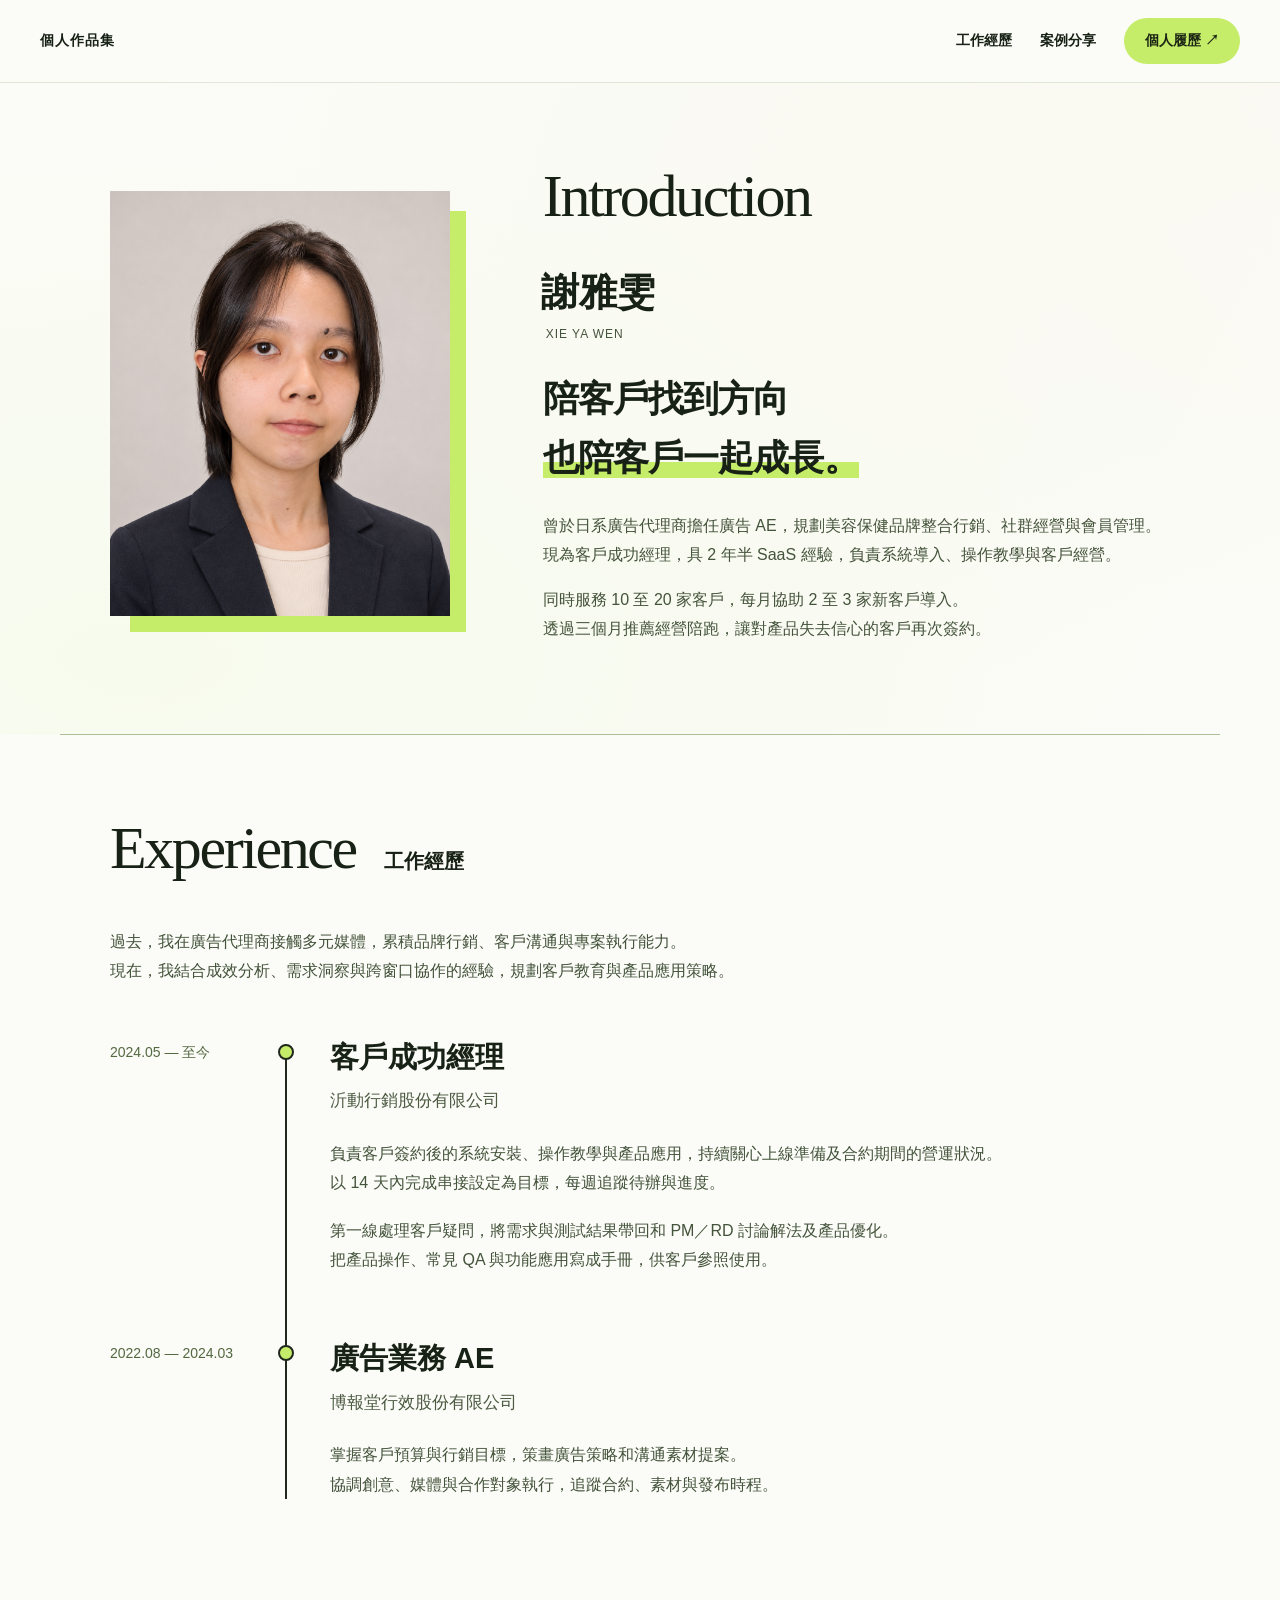
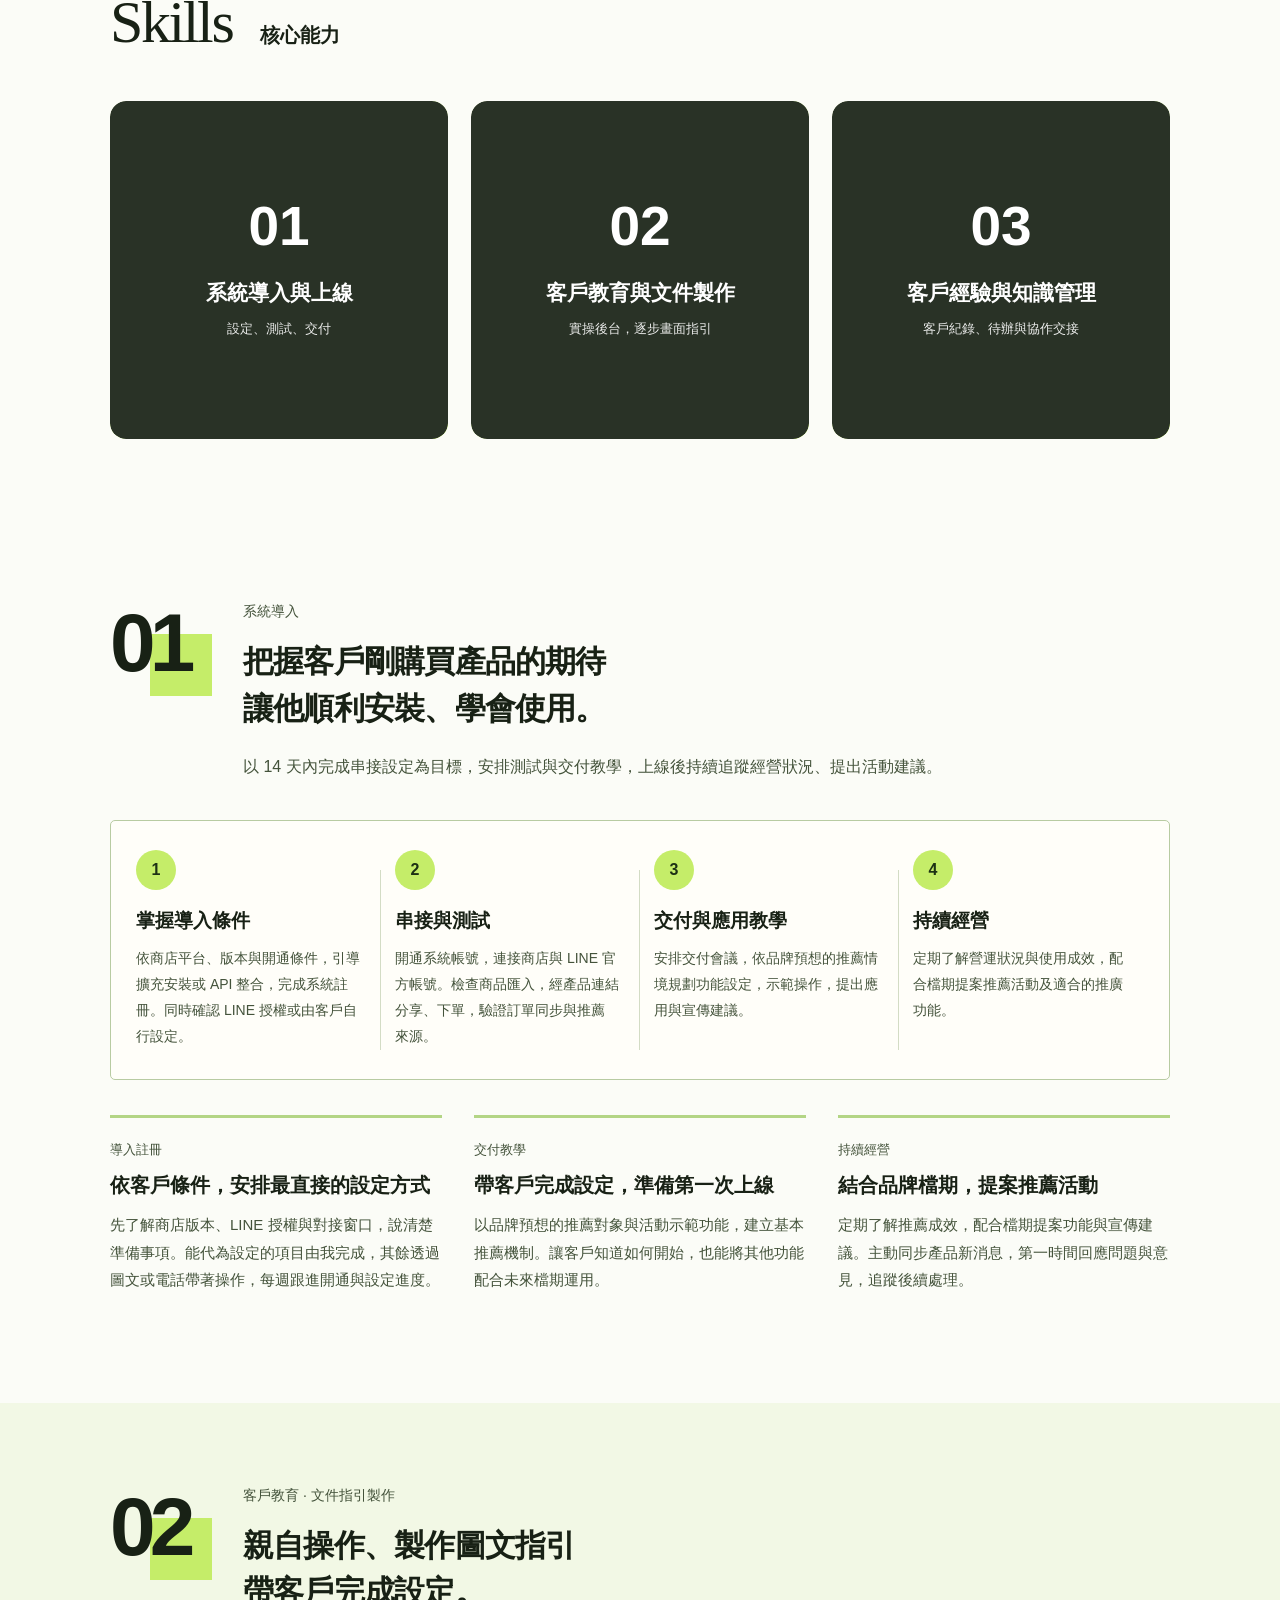
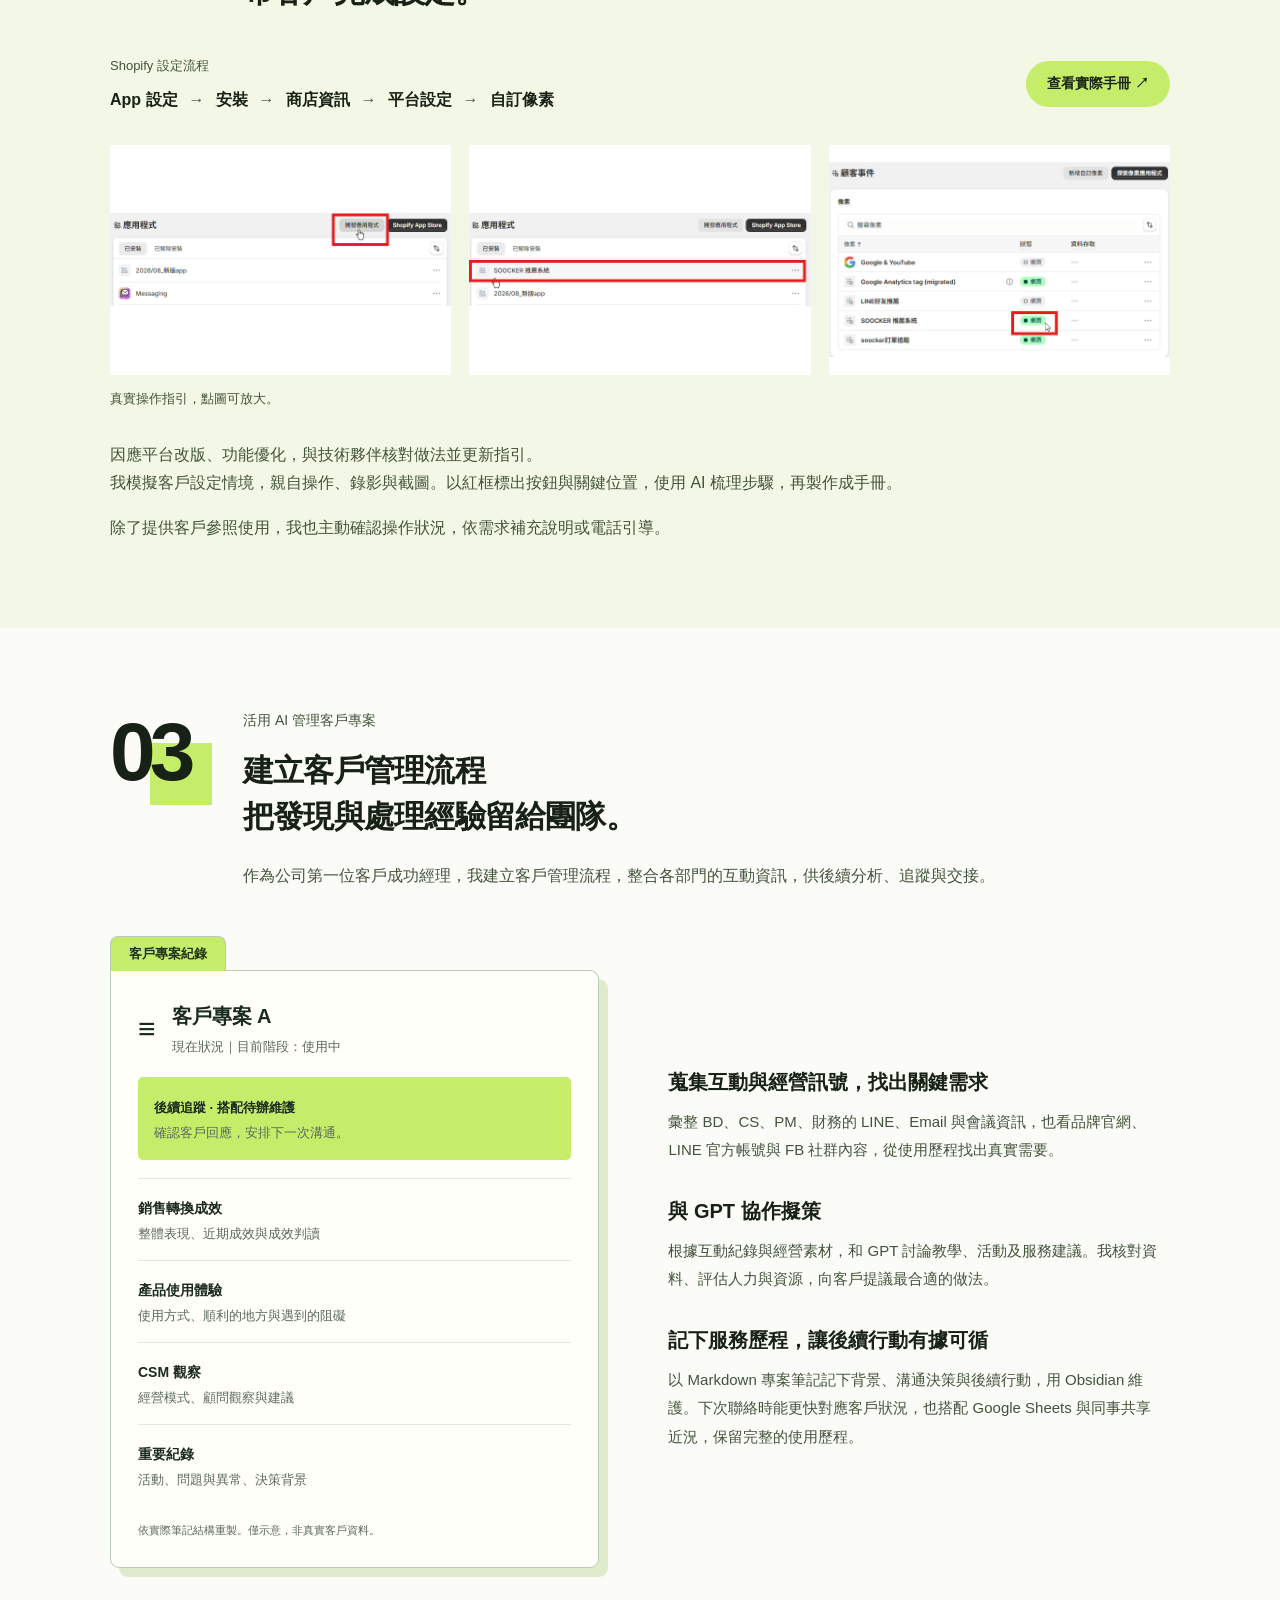
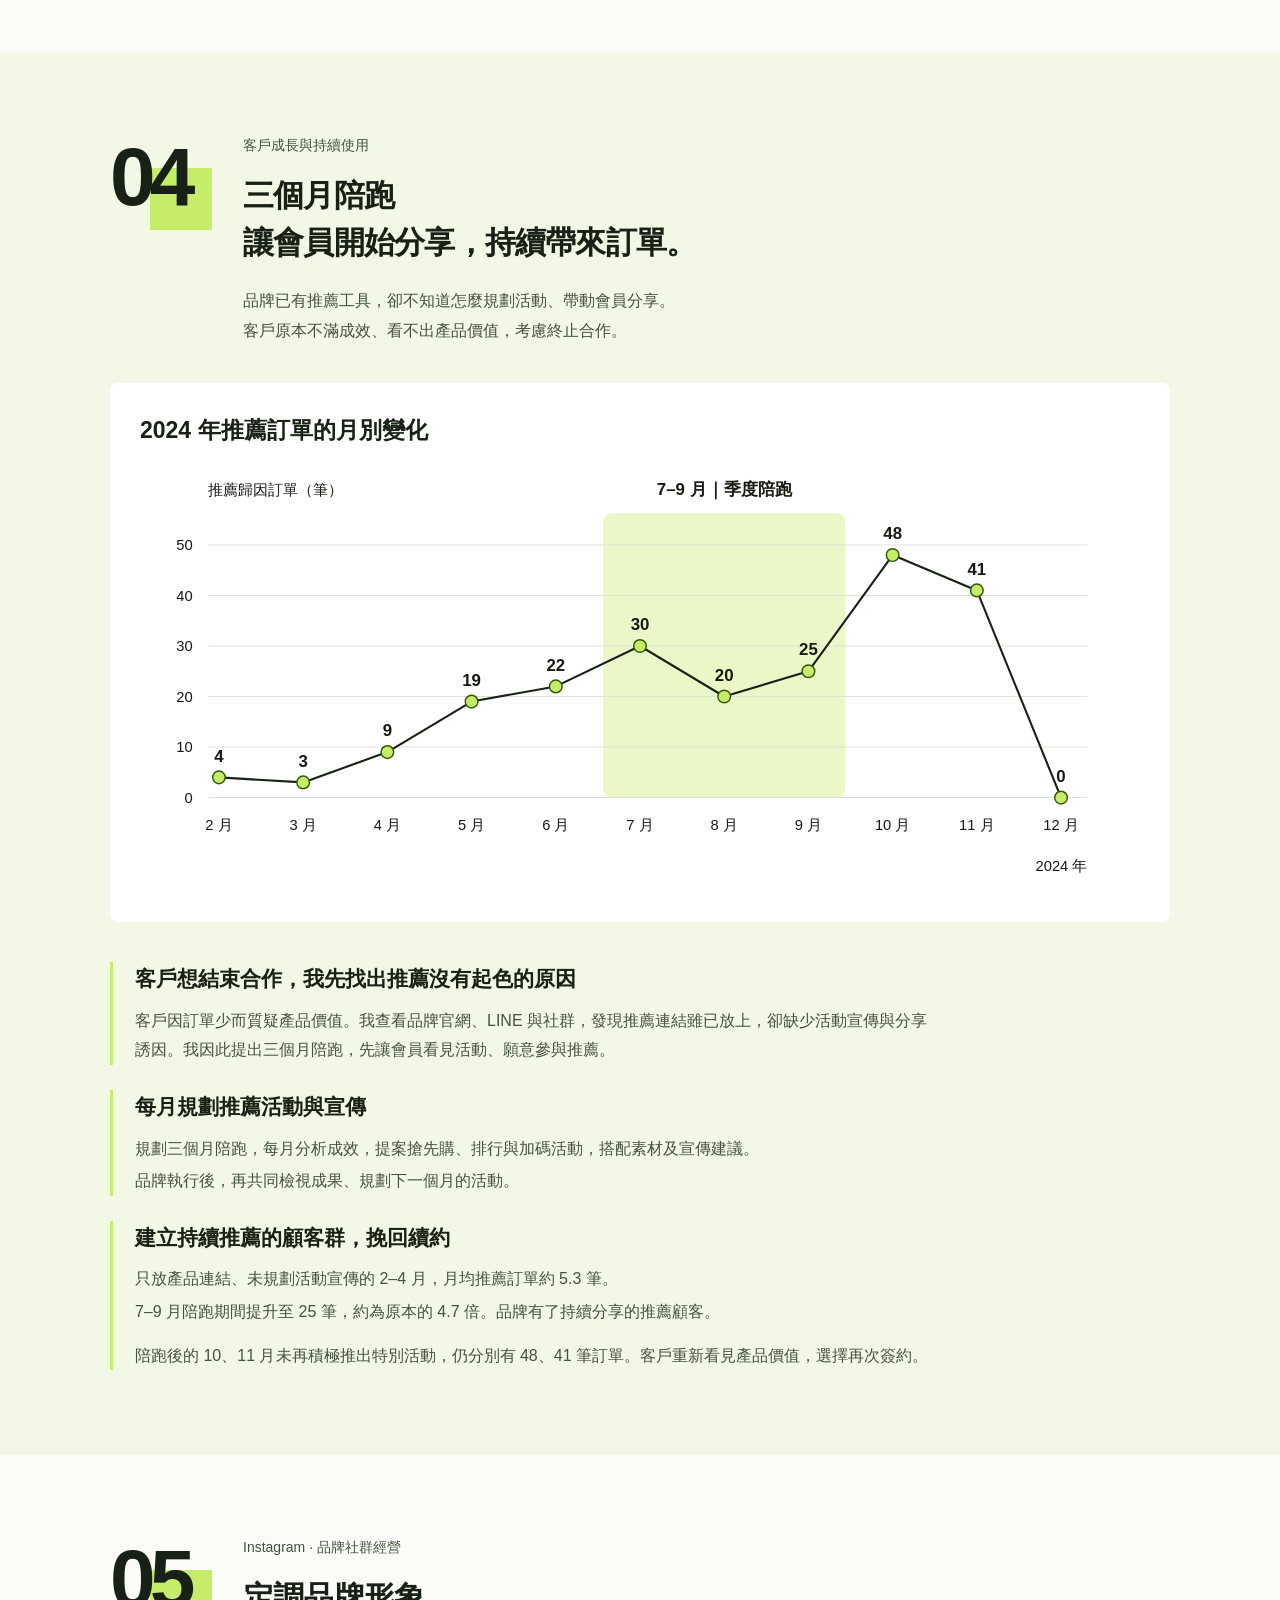
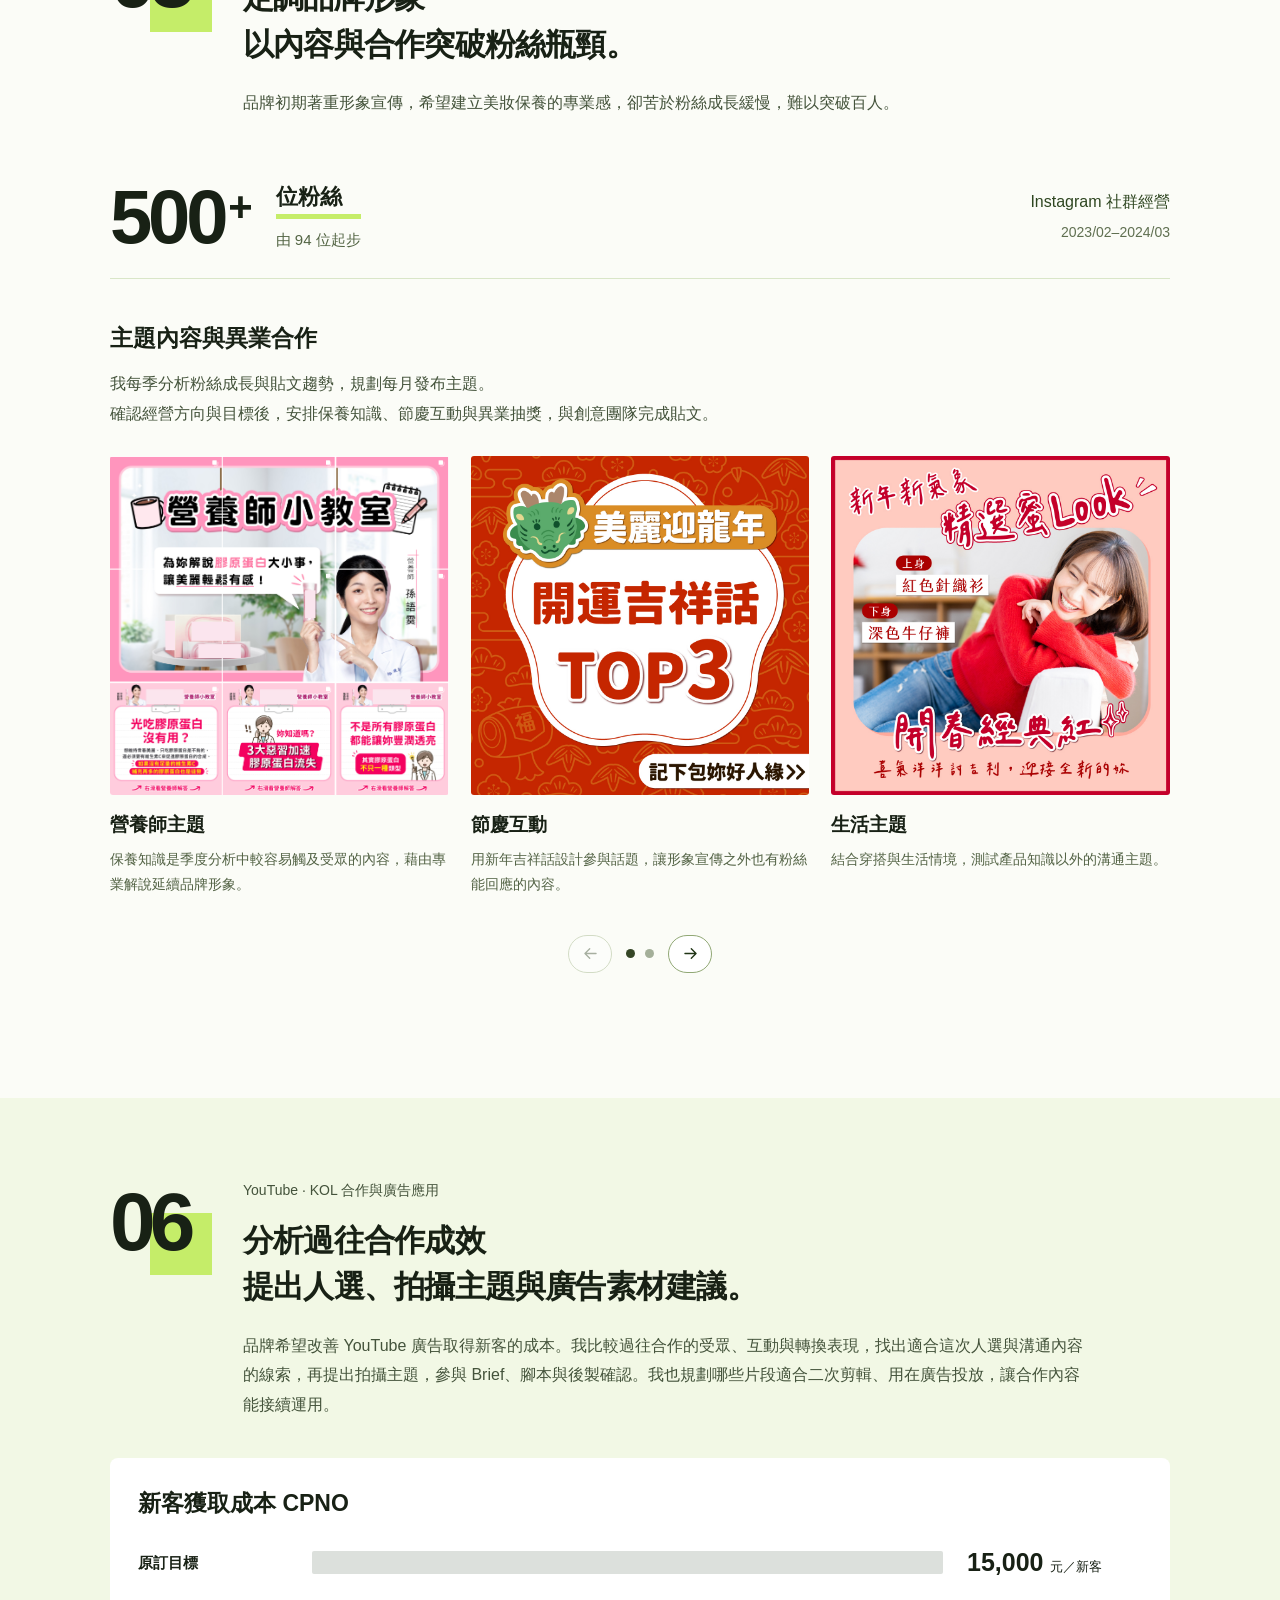
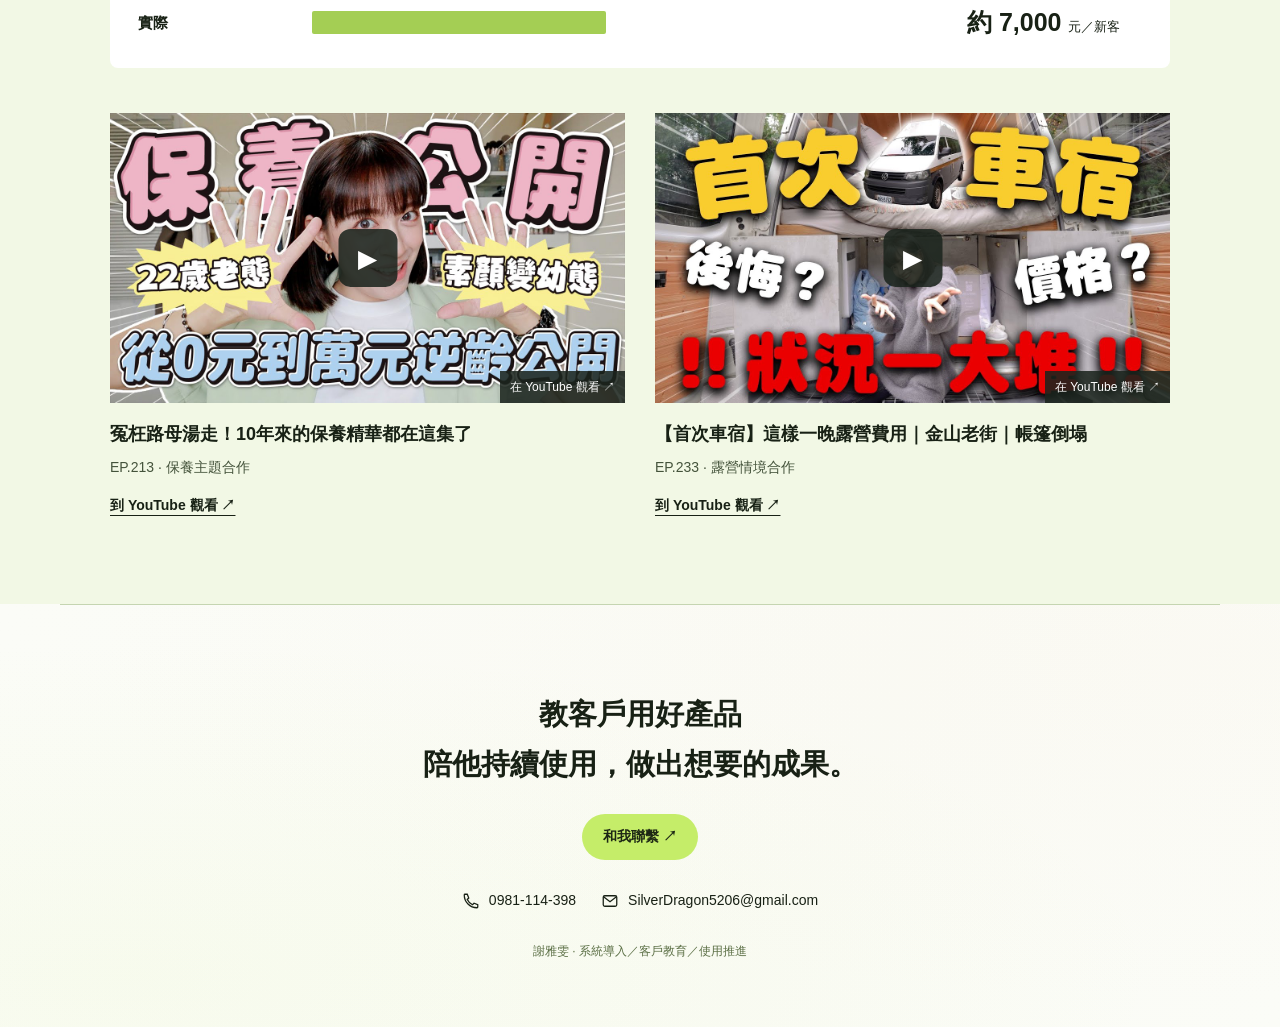
<file: index.html>
<!doctype html>
<html lang="zh-Hant"><head><meta charset="utf-8"><meta name="viewport" content="width=device-width,initial-scale=1"><title>謝雅雯｜個人作品集</title><link rel="stylesheet" href="common.css"><link rel="stylesheet" href="theme.css"></head>
<body class="design-C"><header class="nav"><a class="name" href="#intro">個人作品集</a><nav><a href="#experience">工作經歷</a><a href="#onboarding">案例分享</a><a class="pill" href="resume.html">個人履歷 ↗</a></nav></header>
<main>
<div class="welcome-band"><section class="intro wrap" id="intro"><div class="portrait"><img src="assets/portrait.png" alt="謝雅雯個人形象照"></div><div class="intro-copy"><p class="display-label">Introduction</p><h1 class="personal-name"><span class="name-zh">謝雅雯</span><span class="name-en">XIE YA WEN</span></h1><h2><span class="heading-line">陪客戶找到方向</span><span class="heading-line"><mark>也陪客戶一起成長。</mark></span></h2><p><span class="sentence">曾於日系廣告代理商擔任廣告 AE，規劃美容保健品牌整合行銷、社群經營與會員管理。</span><span class="sentence">現為<span class="keep-phrase">客戶成功經理</span>，具 2 年半 SaaS 經驗，負責系統導入、操作教學與客戶經營。</span></p><p><span class="sentence">同時服務 10 至 20 家客戶，每月協助 2 至 3 家新客戶導入。</span><span class="sentence">透過三個月推薦經營陪跑，讓對產品失去信心的客戶再次簽約。</span></p></div></section></div>

<section class="experience wrap" id="experience"><div class="section-heading"><p class="display-label">Experience</p><h2>工作經歷</h2></div><p class="section-intro"><span class="sentence">過去，我在廣告代理商接觸多元媒體，累積品牌行銷、客戶溝通與專案執行能力。</span><span class="sentence">現在，我結合成效分析、需求洞察與跨窗口協作的經驗，規劃客戶教育與產品應用策略。</span></p>
<div class="career-timeline"><article class="job"><time>2024.05 — 至今</time><div class="job-content csm-content"><header class="career-heading"><h3>客戶成功經理</h3><p>沂動行銷股份有限公司</p></header><p><span class="sentence">負責客戶簽約後的系統安裝、操作教學與產品應用，持續關心上線準備及合約期間的營運狀況。</span><span class="sentence">以 14 天內完成串接設定為目標，每週追蹤待辦與進度。</span></p><p><span class="sentence">第一線處理客戶疑問，將需求與測試結果帶回和 PM／RD 討論解法及產品優化。</span><span class="sentence">把產品操作、常見 QA 與功能應用寫成手冊，供客戶參照使用。</span></p></div></article><article class="job"><time>2022.08 — 2024.03</time><div class="job-content"><header class="career-heading"><h3>廣告業務 AE</h3><p>博報堂行效股份有限公司</p></header><p><span class="sentence">掌握客戶預算與行銷目標，策畫廣告策略和溝通素材提案。</span><span class="sentence">協調創意、媒體與合作對象執行，追蹤合約、素材與發布時程。</span></p></div></article></div></section>

<section class="skills wrap" id="skills"><div class="section-heading"><p class="display-label">Skills</p><h2>核心能力</h2></div><div class="skill-grid"><div class="skill-tile"><a href="#onboarding"><span>01</span><h3>系統導入與上線</h3><p>設定、測試、交付</p></a></div><div class="skill-tile"><a href="#education"><span>02</span><h3>客戶教育與文件製作</h3><p>實操後台，逐步畫面指引</p></a></div><div class="skill-tile"><a href="#ai"><span>03</span><h3>客戶經驗與知識管理</h3><p>客戶紀錄、待辦與協作交接</p></a></div></div></section>

<section class="case wrap" id="onboarding"><div class="case-heading"><span class="case-no">01</span><div><p class="eyebrow">系統導入</p><h2><span class="heading-line">把握客戶剛購買產品的期待</span><span class="heading-line">讓他順利安裝、學會使用。</span></h2><p class="lead">以 14 天內完成串接設定為目標，安排測試與交付教學，上線後持續追蹤經營狀況、提出活動建議。</p></div></div><ol class="flow"><li><span>1</span><h3>掌握導入條件</h3><p>依商店平台、版本與開通條件，引導擴充安裝或 API 整合，完成系統註冊。同時確認 LINE 授權或由客戶自行設定。</p></li><li><span>2</span><h3>串接與測試</h3><p>開通系統帳號，連接商店與 LINE 官方帳號。檢查商品匯入，經產品連結分享、下單，驗證訂單同步與推薦來源。</p></li><li><span>3</span><h3>交付與應用教學</h3><p>安排交付會議，依品牌預想的推薦情境規劃功能設定，示範操作，提出應用與宣傳建議。</p></li><li><span>4</span><h3>持續經營</h3><p>定期了解營運狀況與使用成效，配合檔期提案推薦活動及適合的推廣功能。</p></li></ol><div class="delivery-grid practice-notes"><article><p class="step-label">導入註冊</p><h3>依客戶條件，安排最直接的設定方式</h3><p>先了解商店版本、LINE 授權與對接窗口，說清楚準備事項。能代為設定的項目由我完成，其餘透過圖文或電話帶著操作，每週跟進開通與設定進度。</p></article><article><p class="step-label">交付教學</p><h3>帶客戶完成設定，準備第一次上線</h3><p>以品牌預想的推薦對象與活動示範功能，建立基本推薦機制。讓客戶知道如何開始，也能將其他功能配合未來檔期運用。</p></article><article><p class="step-label">持續經營</p><h3>結合品牌檔期，提案推薦活動</h3><p>定期了解推薦成效，配合檔期提案功能與宣傳建議。主動同步產品新消息，第一時間回應問題與意見，追蹤後續處理。</p></article></div></section>

<section class="case tint" id="education"><div class="wrap"><div class="case-heading"><span class="case-no">02</span><div><p class="eyebrow">客戶教育 · 文件指引製作</p><h2><span class="heading-line">親自操作、製作圖文指引</span><span class="heading-line">帶客戶完成設定。</span></h2></div></div><div class="manual-path"><div><p class="step-label">Shopify 設定流程</p><ol><li>App 設定</li><li>安裝</li><li>商店資訊</li><li>平台設定</li><li>自訂像素</li></ol></div><a class="pill" href="https://soocker.notion.site/Shopify-241dbfec471a805487f1f2aeee2e4d32" target="_blank" rel="noopener noreferrer">查看實際手冊 ↗</a></div><div class="manual-gallery"><button class="zoom" data-img="assets/shopify-start.png" data-caption="紅框標示 App 設定入口"><img src="assets/shopify-start.png" alt="紅框標示 App 設定入口"></button><button class="zoom" data-img="assets/shopify-installed.png" data-caption="依操作順序確認安裝狀態"><img src="assets/shopify-installed.png" alt="依操作順序確認安裝狀態"></button><button class="zoom" data-img="assets/shopify-connected.png" data-caption="確認完成後的連線狀態"><img src="assets/shopify-connected.png" alt="確認完成後的連線狀態"></button></div><p class="image-caption">真實操作指引，點圖可放大。</p><div class="guide-method"><p class="guide-production">因應平台改版、功能優化，與技術夥伴核對做法並更新指引。<br>我模擬客戶設定情境，親自操作、錄影與截圖。以紅框標出按鈕與關鍵位置，使用 AI 梳理步驟，再製作成手冊。</p><p>除了提供客戶參照使用，我也主動確認操作狀況，依需求補充說明或電話引導。</p></div></div></section>

<section class="case wrap" id="ai"><div class="case-heading"><span class="case-no">03</span><div><p class="eyebrow">活用 AI 管理客戶專案</p><h2><span class="heading-line">建立客戶管理流程</span><span class="heading-line">把發現與處理經驗留給團隊。</span></h2><p class="lead">作為公司第一位<span class="keep-phrase">客戶成功經理</span>，我建立客戶管理流程，整合各部門的互動資訊，供後續分析、追蹤與交接。</p></div></div>
<div class="ai-layout"><div class="dossier"><div class="folder-tab">客戶專案紀錄</div><div class="dossier-top"><span class="file-symbol">≡</span><div><b>客戶專案 A</b><p>現在狀況｜目前階段：使用中</p></div></div><div class="next-action"><span>後續追蹤 · 搭配待辦維護</span><p>確認客戶回應，安排下一次溝通。</p></div><div class="file-row"><span>銷售轉換成效</span><p>整體表現、近期成效與成效判讀</p></div><div class="file-row"><span>產品使用體驗</span><p>使用方式、順利的地方與遇到的阻礙</p></div><div class="file-row"><span>CSM 觀察</span><p>經營模式、顧問觀察與建議</p></div><div class="file-row"><span>重要紀錄</span><p><span class="keep-phrase"><span class="keep-phrase">活動</span></span>、問題與異常、決策背景</p></div><p class="small">依實際筆記結構重製。僅示意，非真實客戶資料。</p></div>
<div class="ai-roles"><div><h3>蒐集互動與經營訊號，找出關鍵需求</h3><p>彙整 BD、CS、PM、財務的 LINE、Email 與會議資訊，也看<span class="keep-phrase">品牌官網</span>、LINE 官方帳號與 FB 社群內容，從使用歷程找出<span class="keep-phrase">真實需要。</span></p></div><div><h3>與 GPT 協作擬策</h3><p>根據互動紀錄與經營素材，和 GPT 討論教學、活動及服務建議。我核對資料、評估人力與資源，向客戶提議最合適的做法。</p></div><div><h3>記下服務歷程，讓後續行動有據可循</h3><p>以 Markdown 專案筆記記下背景、溝通決策與後續行動，用 Obsidian 維護。下次聯絡時能更快對應客戶狀況，也搭配 Google Sheets 與同事共享近況，保留完整的使用歷程。</p></div></div></div></section>

<section class="case tint" id="growth"><div class="wrap"><div class="case-heading"><span class="case-no">04</span><div><p class="eyebrow">客戶成長與持續使用</p><h2><span class="heading-line">三個月陪跑</span><span class="heading-line">讓會員開始分享，持續帶來訂單。</span></h2><p class="lead"><span class="sentence">品牌已有推薦工具，卻不知道怎麼規劃活動、帶動會員分享。</span><span class="sentence">客戶原本不滿成效、看不出產品價值，考慮終止合作。</span></p></div></div><figure class="monthly-evidence"><figcaption><h3>2024 年推薦訂單的月別變化</h3></figcaption><div class="chart-scroll" tabindex="0" aria-label="2024 年月別推薦訂單圖，可左右滑動"><svg class="monthly-chart" viewBox="0 0 950 405" role="img" aria-labelledby="title-2024 desc-2024"><title id="title-2024">2024 年每月推薦訂單</title><desc id="desc-2024">2月4筆、3月3筆、4月9筆、5月19筆、6月22筆、7月30筆、8月20筆、9月25筆、10月48筆、11月41筆、12月0筆</desc><rect x="440.0" y="45" width="230.0" height="270" rx="8" fill="#eaf8c8"/><text x="555.0" y="28" text-anchor="middle" class="chart-period">7–9 月｜季度陪跑</text><line x1="65" x2="900" y1="315.0" y2="315.0" stroke="#dfe4d9"/><text x="50" y="320.0" text-anchor="end" class="axis-label">0</text><line x1="65" x2="900" y1="267.0" y2="267.0" stroke="#dfe4d9"/><text x="50" y="272.0" text-anchor="end" class="axis-label">10</text><line x1="65" x2="900" y1="219.0" y2="219.0" stroke="#dfe4d9"/><text x="50" y="224.0" text-anchor="end" class="axis-label">20</text><line x1="65" x2="900" y1="171.0" y2="171.0" stroke="#dfe4d9"/><text x="50" y="176.0" text-anchor="end" class="axis-label">30</text><line x1="65" x2="900" y1="123.0" y2="123.0" stroke="#dfe4d9"/><text x="50" y="128.0" text-anchor="end" class="axis-label">40</text><line x1="65" x2="900" y1="75.0" y2="75.0" stroke="#dfe4d9"/><text x="50" y="80.0" text-anchor="end" class="axis-label">50</text><text x="65" y="28" class="axis-label">推薦歸因訂單（筆）</text><polyline points="75.0,295.8 155.0,300.6 235.0,271.8 315.0,223.8 395.0,209.4 475.0,171.0 555.0,219.0 635.0,195.0 715.0,84.60000000000002 795.0,118.20000000000002 875.0,315.0" fill="none" stroke="#182115" stroke-width="2" stroke-linejoin="round"/><text x="75.0" y="346" text-anchor="middle" class="axis-label">2 月</text><g class="data-point"><title>2024 年 2 月：4 筆</title><circle cx="75.0" cy="295.8" r="6" fill="#c5ed69" stroke="#34570b" stroke-width="2"/><text x="75.0" y="280.8" text-anchor="middle" class="point-label">4</text></g><text x="155.0" y="346" text-anchor="middle" class="axis-label">3 月</text><g class="data-point"><title>2024 年 3 月：3 筆</title><circle cx="155.0" cy="300.6" r="6" fill="#c5ed69" stroke="#34570b" stroke-width="2"/><text x="155.0" y="285.6" text-anchor="middle" class="point-label">3</text></g><text x="235.0" y="346" text-anchor="middle" class="axis-label">4 月</text><g class="data-point"><title>2024 年 4 月：9 筆</title><circle cx="235.0" cy="271.8" r="6" fill="#c5ed69" stroke="#34570b" stroke-width="2"/><text x="235.0" y="256.8" text-anchor="middle" class="point-label">9</text></g><text x="315.0" y="346" text-anchor="middle" class="axis-label">5 月</text><g class="data-point"><title>2024 年 5 月：19 筆</title><circle cx="315.0" cy="223.8" r="6" fill="#c5ed69" stroke="#34570b" stroke-width="2"/><text x="315.0" y="208.8" text-anchor="middle" class="point-label">19</text></g><text x="395.0" y="346" text-anchor="middle" class="axis-label">6 月</text><g class="data-point"><title>2024 年 6 月：22 筆</title><circle cx="395.0" cy="209.4" r="6" fill="#c5ed69" stroke="#34570b" stroke-width="2"/><text x="395.0" y="194.4" text-anchor="middle" class="point-label">22</text></g><text x="475.0" y="346" text-anchor="middle" class="axis-label">7 月</text><g class="data-point"><title>2024 年 7 月：30 筆</title><circle cx="475.0" cy="171.0" r="6" fill="#c5ed69" stroke="#34570b" stroke-width="2"/><text x="475.0" y="156.0" text-anchor="middle" class="point-label">30</text></g><text x="555.0" y="346" text-anchor="middle" class="axis-label">8 月</text><g class="data-point"><title>2024 年 8 月：20 筆</title><circle cx="555.0" cy="219.0" r="6" fill="#c5ed69" stroke="#34570b" stroke-width="2"/><text x="555.0" y="204.0" text-anchor="middle" class="point-label">20</text></g><text x="635.0" y="346" text-anchor="middle" class="axis-label">9 月</text><g class="data-point"><title>2024 年 9 月：25 筆</title><circle cx="635.0" cy="195.0" r="6" fill="#c5ed69" stroke="#34570b" stroke-width="2"/><text x="635.0" y="180.0" text-anchor="middle" class="point-label">25</text></g><text x="715.0" y="346" text-anchor="middle" class="axis-label">10 月</text><g class="data-point"><title>2024 年 10 月：48 筆</title><circle cx="715.0" cy="84.60000000000002" r="6" fill="#c5ed69" stroke="#34570b" stroke-width="2"/><text x="715.0" y="69.60000000000002" text-anchor="middle" class="point-label">48</text></g><text x="795.0" y="346" text-anchor="middle" class="axis-label">11 月</text><g class="data-point"><title>2024 年 11 月：41 筆</title><circle cx="795.0" cy="118.20000000000002" r="6" fill="#c5ed69" stroke="#34570b" stroke-width="2"/><text x="795.0" y="103.20000000000002" text-anchor="middle" class="point-label">41</text></g><text x="875.0" y="346" text-anchor="middle" class="axis-label">12 月</text><g class="data-point"><title>2024 年 12 月：0 筆</title><circle cx="875.0" cy="315.0" r="6" fill="#c5ed69" stroke="#34570b" stroke-width="2"/><text x="875.0" y="300.0" text-anchor="middle" class="point-label">0</text></g><text x="900" y="385" text-anchor="end" class="axis-label">2024 年</text></svg></div></figure><div class="growth-story" id="growth-summary"><article><h3>客戶想結束合作，我先找出推薦沒有起色的原因</h3><p>客戶因訂單少而質疑產品價值。我查看品牌官網、LINE 與社群，發現推薦連結雖已放上，卻缺少活動宣傳與分享誘因。我因此提出三個月陪跑，先讓會員看見活動、願意參與推薦。</p></article><article><h3>每月規劃推薦活動與宣傳</h3><p><span class="sentence">規劃三個月陪跑，每月分析成效，提案搶先購、排行與加碼活動，搭配素材及宣傳建議。</span><span class="sentence">品牌執行後，再共同檢視成果、規劃下一個月的活動。</span></p></article><article><h3>建立持續推薦的顧客群，挽回續約</h3><p><span class="sentence">只放產品連結、未規劃活動宣傳的 <span class="keep-phrase">2–4 月</span>，月均推薦訂單約 <span class="keep-phrase">5.3 筆。</span></span><span class="sentence"><span class="keep-phrase">7–9 月</span>陪跑期間提升至 <span class="keep-phrase">25 筆</span>，約為原本的 <span class="keep-phrase">4.7 倍。</span>品牌有了持續分享的推薦顧客。</span></p><p>陪跑後的 <span class="keep-phrase">10、11 月</span>未再積極推出特別活動，仍分別有 <span class="keep-phrase">48、41 筆訂單。</span>客戶重新看見產品價值，選擇<span class="keep-phrase">再次簽約。</span></p></article></div></div></section>

<section class="case wrap" id="agency"><div class="case-heading"><span class="case-no">05</span><div><p class="eyebrow">Instagram · 品牌社群經營</p><h2><span class="heading-line">定調品牌形象</span><span class="heading-line">以內容與合作突破粉絲瓶頸。</span></h2><p class="lead">品牌初期著重形象宣傳，希望建立美妝保養的專業感，卻苦於粉絲成長緩慢，難以突破百人。</p></div></div><div class="audience-result"><div class="audience-main"><strong>500<span>+</span></strong><div><b>位粉絲</b><span>由 94 位起步</span></div></div><p>Instagram 社群經營<br><span>2023/02–2024/03</span></p></div><div class="social-showcase"><div class="showcase-heading"><h3>主題內容與異業合作</h3></div><p class="showcase-strategy"><span class="sentence">我每季分析粉絲成長與貼文趨勢，規劃每月發布主題。</span><span class="sentence">確認經營方向與目標後，安排保養知識、節慶互動與異業抽獎，與創意團隊完成貼文。</span></p><div class="social-track" tabindex="0" aria-label="實際社群作品，可左右滑動"><figure><button class="zoom" data-img="assets/instagram-education-redacted.png" data-caption="營養師主題實際成品。品牌名稱已遮蔽或裁出。"><img src="assets/instagram-education-redacted.png" alt="營養師主題實際貼文" loading="lazy"></button><figcaption><h4>營養師主題</h4><p>保養知識是季度分析中較容易觸及受眾的內容，藉由專業解說延續品牌形象。</p></figcaption></figure><figure><button class="zoom" data-img="assets/social-newyear.png" data-caption="節慶互動實際成品。品牌名稱已遮蔽或裁出。"><img src="assets/social-newyear.png" alt="節慶互動實際貼文" loading="lazy"></button><figcaption><h4>節慶互動</h4><p>用新年吉祥話設計參與話題，讓形象宣傳之外也有粉絲能回應的內容。</p></figcaption></figure><figure><button class="zoom" data-img="assets/social-lifestyle.png" data-caption="生活主題實際成品。品牌名稱已遮蔽或裁出。"><img src="assets/social-lifestyle.png" alt="生活主題實際貼文" loading="lazy"></button><figcaption><h4>生活主題</h4><p>結合穿搭與生活情境，測試產品知識以外的溝通主題。</p></figcaption></figure><figure><button class="zoom" data-img="assets/social-sushiro.png" data-caption="壽司郎合作實際成品。品牌名稱已遮蔽或裁出。"><img src="assets/social-sushiro.png" alt="壽司郎合作實際貼文" loading="lazy"></button><figcaption><h4>壽司郎合作</h4><p>搭配異業抽獎與合作曝光，活動期間曾單日新增 21 位粉絲。</p></figcaption></figure><figure><button class="zoom" data-img="assets/social-familymart.png" data-caption="全家聯名主題實際成品。品牌名稱已遮蔽或裁出。"><img src="assets/social-familymart.png" alt="全家聯名主題實際貼文" loading="lazy"></button><figcaption><h4>全家聯名主題</h4><p>配合通路聯名規劃主題內容，合作期間觸及約 66.8 萬人，包含廣告推廣。</p></figcaption></figure></div><div class="gallery-controls centered-controls"><button type="button" data-gallery="prev" aria-label="上一組貼文"><svg viewBox="0 0 24 24" aria-hidden="true"><path d="M19 12H5m6-6-6 6 6 6"/></svg></button><div class="gallery-dots" aria-label="選擇貼文"></div><button type="button" data-gallery="next" aria-label="下一組貼文"><svg viewBox="0 0 24 24" aria-hidden="true"><path d="M5 12h14m-6-6 6 6-6 6"/></svg></button></div></div></section>
<section class="case video-case tint" id="youtube"><div class="wrap"><div class="case-heading"><span class="case-no">06</span><div><p class="eyebrow">YouTube · KOL 合作與廣告應用</p><h2><span class="heading-line">分析過往合作成效</span><span class="heading-line">提出人選、拍攝主題與廣告素材建議。</span></h2><p class="lead">品牌希望改善 YouTube 廣告取得新客的成本。我比較過往合作的受眾、互動與轉換表現，找出適合這次人選與溝通內容的線索，再提出拍攝主題，參與 Brief、腳本與後製確認。我也規劃哪些片段適合二次剪輯、用在廣告投放，讓合作內容能接續運用。</p></div></div><figure class="cost-chart"><figcaption><h3>新客獲取成本 CPNO</h3></figcaption><div class="bar-rows"><div class="bar-row"><div class="bar-label">原訂目標</div><div class="bar-track"><div class="bar-fill before" style="--bar:100%"></div></div><b>15,000 <span>元／新客</span></b></div><div class="bar-row"><div class="bar-label">實際</div><div class="bar-track"><div class="bar-fill" style="--bar:46.67%"></div></div><b>約 7,000 <span>元／新客</span></b></div></div></figure><div class="video-grid"><article><div class="video-frame"><a class="video-thumb" href="https://www.youtube.com/watch?v=z8kSA2KSQ04" target="_blank" rel="noopener noreferrer" aria-label="到 YouTube 觀看 EP.213 合作影片"><img src="assets/youtube-213.jpg" alt="EP.213 保養主題合作影片縮圖"><span class="thumbnail-play" aria-hidden="true">▶</span><span class="thumbnail-label">在 YouTube 觀看 ↗</span></a></div><h3>冤枉路母湯走！10年來的保養精華都在這集了</h3><p>EP.213 · 保養主題合作</p><a class="text-link" href="https://www.youtube.com/watch?v=z8kSA2KSQ04" target="_blank" rel="noopener noreferrer">到 YouTube 觀看 ↗</a></article><article><div class="video-frame"><a class="video-thumb" href="https://www.youtube.com/watch?v=Y2eDR8YiEEg" target="_blank" rel="noopener noreferrer" aria-label="到 YouTube 觀看 EP.233 露營合作影片"><img src="assets/youtube-233.jpg" alt="EP.233 露營情境合作影片縮圖"><span class="thumbnail-play" aria-hidden="true">▶</span><span class="thumbnail-label">在 YouTube 觀看 ↗</span></a></div><h3>【首次車宿】這樣一晚露營費用｜金山老街｜帳篷倒塌</h3><p>EP.233 · 露營情境合作</p><a class="text-link" href="https://www.youtube.com/watch?v=Y2eDR8YiEEg" target="_blank" rel="noopener noreferrer">到 YouTube 觀看 ↗</a></article></div></div></section>

<div class="welcome-band"><footer class="wrap" id="contact"><p>教客戶用好產品<br>陪他持續使用，做出想要的成果。</p><button type="button" class="pill contact-link" id="open-contact">和我聯繫 ↗</button><div class="footer-contacts"><a href="tel:0981114398"><svg class="contact-icon" viewBox="0 0 24 24" aria-hidden="true"><path d="M7 3H4a1 1 0 0 0-1 1c0 9.4 7.6 17 17 17a1 1 0 0 0 1-1v-3l-5-2-2 2a15 15 0 0 1-7-7l2-2-2-5Z"/></svg><span>0981-114-398</span></a><a href="mailto:SilverDragon5206@gmail.com"><svg class="contact-icon" viewBox="0 0 24 24" aria-hidden="true"><rect x="3" y="5" width="18" height="14" rx="2"/><path d="m3 6 9 7 9-7"/></svg><span>SilverDragon5206@gmail.com</span></a></div><small>謝雅雯 · 系統導入／客戶教育／使用推進</small></footer></div>
</main><dialog id="lightbox"><button class="dialog-close" aria-label="關閉圖片">×</button><img src="assets/shopify-start.png" alt="操作指引放大圖"><p></p></dialog><script src="script.js" defer></script><dialog id="contact-dialog" class="contact-dialog" aria-labelledby="contact-title"><button type="button" class="dialog-close" aria-label="關閉聯絡方式">×</button><h2 id="contact-title">和我聯繫</h2><p>歡迎透過 Email 或電話與我聯繫。</p><label for="contact-email">Email</label><input id="contact-email" type="text" readonly value="SilverDragon5206@gmail.com"><div class="contact-actions"><button type="button" class="pill" id="copy-email">複製信箱</button><a class="email-app" href="mailto:SilverDragon5206@gmail.com">開啟郵件程式 ↗</a></div><p id="copy-status" role="status" aria-live="polite"></p><a class="contact-phone" href="tel:0981114398">電話　0981-114-398</a></dialog></body></html>
</file>
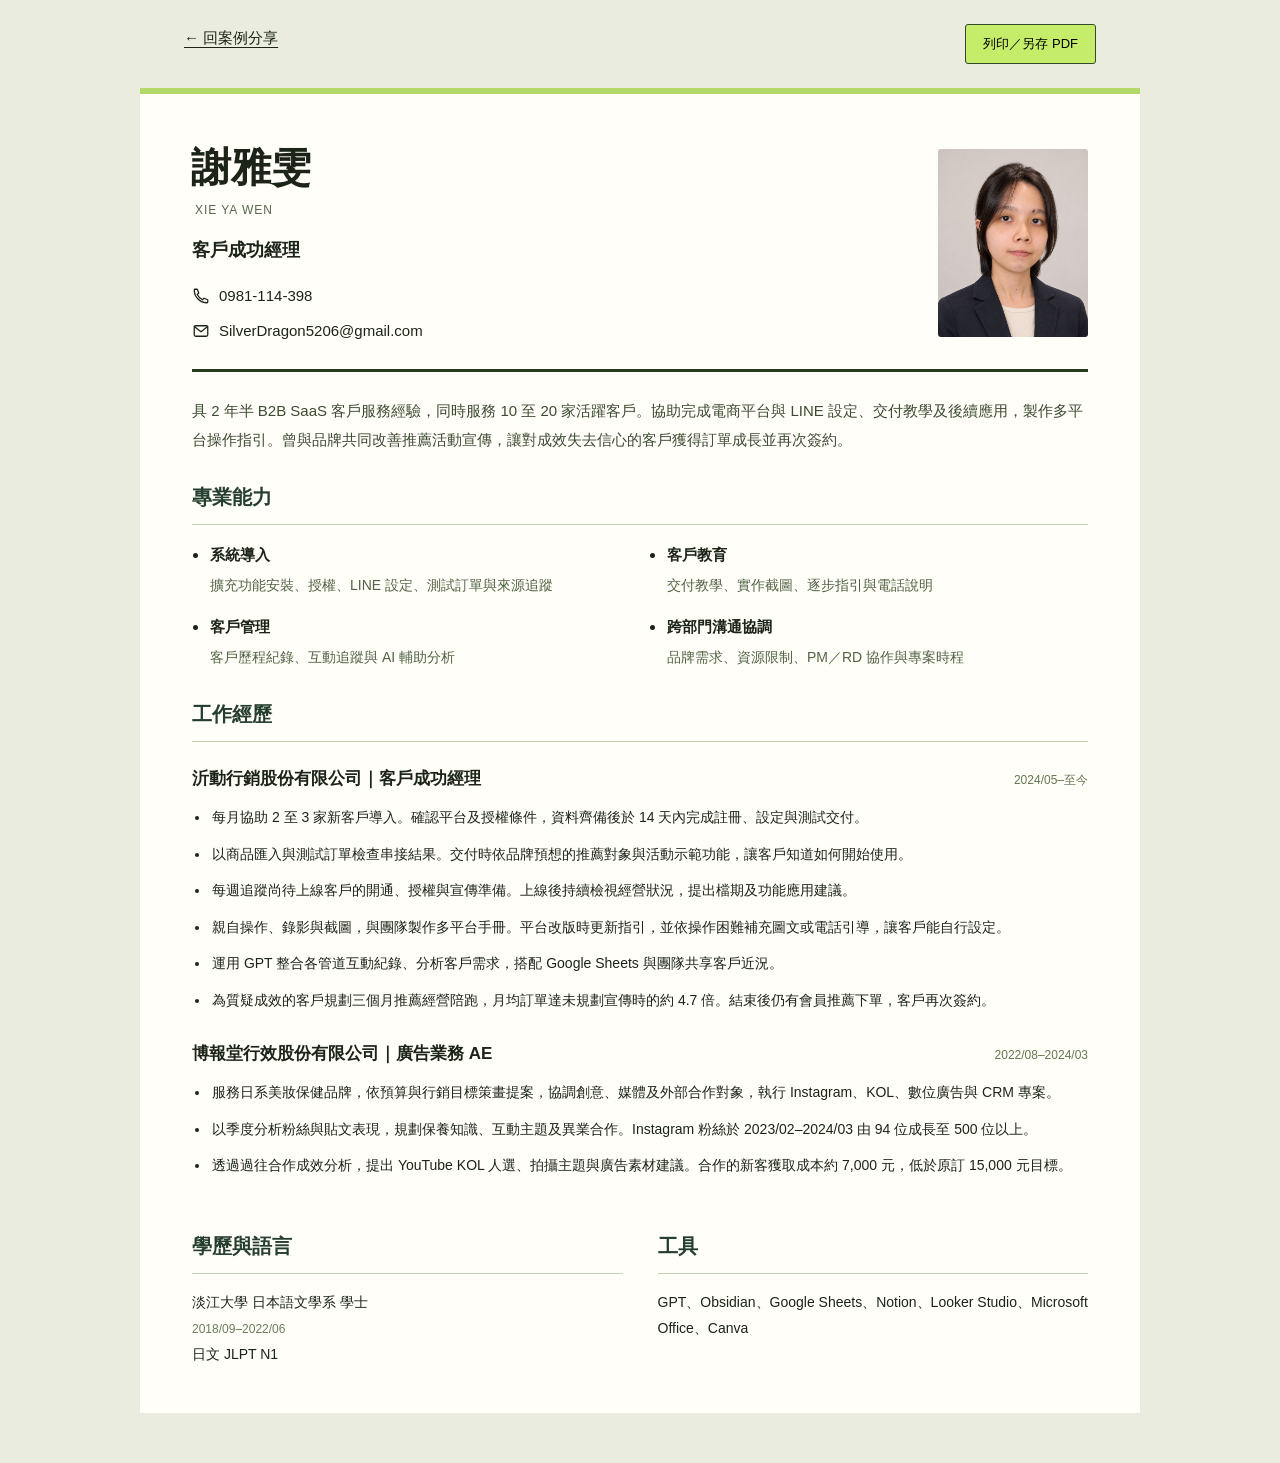
<file: resume.html>
<!doctype html><html lang="zh-Hant"><head><meta charset="utf-8"><meta name="viewport" content="width=device-width,initial-scale=1"><title>謝雅雯｜個人履歷</title><link rel="stylesheet" href="resume.css"></head><body><div class="toolbar"><a href="index.html">← 回案例分享</a><button onclick="window.print()">列印／另存 PDF</button></div><main class="cv"><header><div><h1 class="personal-name"><span class="name-zh">謝雅雯</span><span class="name-en">XIE YA WEN</span></h1><p class="position">客戶成功經理</p><div class="cv-contacts"><a href="tel:0981114398"><svg class="contact-icon" viewBox="0 0 24 24" aria-hidden="true"><path d="M7 3H4a1 1 0 0 0-1 1c0 9.4 7.6 17 17 17a1 1 0 0 0 1-1v-3l-5-2-2 2a15 15 0 0 1-7-7l2-2-2-5Z"/></svg><span>0981-114-398</span></a><a href="mailto:SilverDragon5206@gmail.com"><svg class="contact-icon" viewBox="0 0 24 24" aria-hidden="true"><rect x="3" y="5" width="18" height="14" rx="2"/><path d="m3 6 9 7 9-7"/></svg><span>SilverDragon5206@gmail.com</span></a></div></div><img class="headshot" src="assets/portrait.png" alt="謝雅雯個人形象照"></header><p class="profile">具 2 年半 B2B SaaS 客戶服務經驗，同時服務 10 至 20 家活躍客戶。協助完成電商平台與 LINE 設定、交付教學及後續應用，製作多平台操作指引。曾與品牌共同改善推薦活動宣傳，讓對成效失去信心的客戶獲得訂單成長並再次簽約。</p><section><h2>專業能力</h2><ul class="skill-bullets"><li><b>系統導入</b><span>擴充功能安裝、授權、LINE 設定、測試訂單與來源追蹤</span></li><li><b>客戶教育</b><span>交付教學、實作截圖、逐步指引與電話說明</span></li><li><b>客戶管理</b><span>客戶歷程紀錄、互動追蹤與 AI 輔助分析</span></li><li><b>跨部門溝通協調</b><span>品牌需求、資源限制、PM／RD 協作與專案時程</span></li></ul></section><section><h2>工作經歷</h2><article><div class="job-title"><h3>沂動行銷股份有限公司｜客戶成功經理</h3><span>2024/05–至今</span></div><ul><li>每月協助 2 至 3 家新客戶導入。確認平台及授權條件，資料齊備後於 14 天內完成註冊、設定與測試交付。</li><li>以商品匯入與測試訂單檢查串接結果。交付時依品牌預想的推薦對象與活動示範功能，讓客戶知道如何開始使用。</li><li>每週追蹤尚待上線客戶的開通、授權與宣傳準備。上線後持續檢視經營狀況，提出檔期及功能應用建議。</li><li>親自操作、錄影與截圖，與團隊製作多平台手冊。平台改版時更新指引，並依操作困難補充圖文或電話引導，讓客戶能自行設定。</li><li>運用 GPT 整合各管道互動紀錄、分析客戶需求，搭配 Google Sheets 與團隊共享客戶近況。</li><li>為質疑成效的客戶規劃三個月推薦經營陪跑，月均訂單達未規劃宣傳時的約 4.7 倍。結束後仍有會員推薦下單，客戶再次簽約。</li></ul></article><article><div class="job-title"><h3>博報堂行效股份有限公司｜廣告業務 AE</h3><span>2022/08–2024/03</span></div><ul><li>服務日系美妝保健品牌，依預算與行銷目標策畫提案，協調創意、媒體及外部合作對象，執行 Instagram、KOL、數位廣告與 CRM 專案。</li><li>以季度分析粉絲與貼文表現，規劃保養知識、互動主題及異業合作。Instagram 粉絲於 2023/02–2024/03 由 94 位成長至 500 位以上。</li><li>透過過往合作成效分析，提出 YouTube KOL 人選、拍攝主題與廣告素材建議。合作的新客獲取成本約 7,000 元，低於原訂 15,000 元目標。</li></ul></article></section><section class="bottom-grid"><div><h2>學歷與語言</h2><p>淡江大學 日本語文學系 學士<br><span class="muted">2018/09–2022/06</span><br>日文 JLPT N1</p></div><div><h2>工具</h2><p>GPT、Obsidian、Google Sheets、Notion、Looker Studio、Microsoft Office、Canva</p></div></section></main></body></html>
</file>
<file: common.css>
*{box-sizing:border-box}html{scroll-behavior:smooth;scroll-padding-top:95px}body{--paper:#fafaf5;--ink:#18221c;--muted:#536257;--line:#d9dfd8;--lime:#c4eb68;--soft:#edf1e7;margin:0;background:var(--paper);color:var(--ink);font:16px/1.85 Arial,"Microsoft JhengHei","PingFang TC",sans-serif}h1,h2,h3,h4,p,figure,dl{margin:0}h1,h2,h3,h4{font-weight:750;line-height:1.5}a{color:inherit;text-underline-offset:5px}img{display:block;max-width:100%}button{font:inherit}a,button,summary{-webkit-tap-highlight-color:transparent}.wrap{max-width:1160px;margin:auto;padding-left:50px;padding-right:50px}.nav{display:flex;align-items:center;justify-content:space-between;padding:18px 40px;position:sticky;top:0;z-index:20;background:color-mix(in srgb,var(--paper) 88%,transparent);backdrop-filter:blur(16px)}.nav a{text-decoration:none;font-size:14px;font-weight:650}.nav .name{letter-spacing:.08em}.nav nav{display:flex;gap:28px;align-items:center}.pill{display:inline-flex;align-items:center;justify-content:center;padding:10px 21px;border:0;border-radius:50px;background:var(--lime);color:#1c2614;text-decoration:none;font-size:14px;font-weight:750;white-space:nowrap}.text-link{display:inline-block;font-size:15px;font-weight:700;margin-top:24px}.display-label{font:800 54px/1.1 Arial,sans-serif;letter-spacing:-.04em;margin-bottom:14px}.section-heading{margin-bottom:32px}.section-heading h2{font-size:20px}.intro{display:grid;grid-template-columns:300px 1fr;align-items:center;gap:75px;padding-top:80px;padding-bottom:100px}.portrait{position:relative;isolation:isolate}.portrait img{width:100%;aspect-ratio:4/5;object-fit:cover}.portrait:after{content:"";position:absolute;inset:20px -16px -16px 20px;background:var(--lime);z-index:-1}.intro h1{font-size:28px;margin:24px 0}.name-en{display:block;font:500 12px/2 Arial;letter-spacing:.18em;color:var(--muted);margin-top:5px}.intro h2{font-size:35px;line-height:1.65;margin-bottom:25px;letter-spacing:-.025em}.intro-copy>p:not(.display-label){font-size:16px;color:var(--muted);margin-top:16px}.intro-copy strong{color:var(--ink);font-weight:750}mark{color:inherit;background:linear-gradient(transparent 62%,var(--lime) 62%);box-decoration-break:clone;-webkit-box-decoration-break:clone}.experience{padding-top:80px;padding-bottom:30px}.section-intro{font-size:17px;color:var(--muted);max-width:850px;margin-bottom:45px}.section-intro>span{display:block}.section-intro>span+span{margin-top:14px}.job{padding:42px 0;border-top:1px solid var(--line);display:grid;grid-template-columns:245px 1fr;gap:55px}.job-meta .date{font-size:13px;color:var(--muted)}.job-meta h3{font-size:17px;font-weight:550;margin:10px 0 14px}.job-meta .role{font-size:25px;font-weight:750}.job-meta small{display:block;font-size:11px;line-height:1.7;color:var(--muted);margin-top:7px}.job-content h4{font-size:25px;margin-bottom:18px}.job-content>p{color:var(--muted);font-size:16px}.service-metrics{display:grid;grid-template-columns:repeat(3,1fr);gap:22px;margin:32px 0}.service-metrics dt{font-size:13px;color:var(--muted);margin-bottom:10px}.service-metrics dd{margin:0}.service-metrics strong{display:block;font:800 38px/1.25 Arial,"Microsoft JhengHei",sans-serif;white-space:nowrap;letter-spacing:-.025em}.service-metrics dd>span{display:block;font-size:13px;color:var(--muted);margin-top:10px}.csm-tools{font-size:14px!important}.agency-metrics{display:grid;grid-template-columns:1fr 1fr;gap:35px;margin-top:27px}.agency-metrics span,.agency-metrics small{display:block;font-size:13px;color:var(--muted)}.agency-metrics b{display:block;font:800 31px/1.7 Arial,"Microsoft JhengHei"}.agency-metrics em{font-size:14px;font-style:normal;margin-left:7px}.skills{padding-top:50px;padding-bottom:80px}.skill-grid{display:grid;grid-template-columns:repeat(3,1fr);gap:22px;position:relative;isolation:isolate}.skill-grid:before{content:"";position:absolute;z-index:-1;inset:15px 5%;background:radial-gradient(ellipse at 20% 50%,#b4d963 0,transparent 45%),radial-gradient(ellipse at 85% 50%,#638a6b 0,transparent 50%);opacity:.8}.skill-grid a{display:block;text-align:left;text-decoration:none;padding:27px;background:#25382dee;color:#fff;border:0;border-radius:12px;transition:background .2s,color .2s;backdrop-filter:blur(14px)}.skill-grid a:hover,.skill-grid a:focus-visible{background:#d3f29499;color:#17271c;backdrop-filter:blur(18px);box-shadow:inset 0 1px 0 #ffffff80}.skill-grid a:focus-visible{outline:3px solid #7f9d53;outline-offset:4px}.skill-grid span{display:block;font:800 43px/1 Arial;margin-bottom:20px}.skill-grid h3{font-size:20px}.skill-grid p{font-size:13px;opacity:.8;margin-top:9px}.case{padding-top:80px;padding-bottom:85px}.case.tint{background:var(--soft)}.case-heading{display:grid;grid-template-columns:105px 1fr;gap:28px;margin-bottom:38px}.case-no{position:relative;isolation:isolate;font:900 82px/1 Arial;letter-spacing:-.07em;align-self:start;padding:3px 0 12px}.case-no:after{content:"";position:absolute;z-index:-1;width:62px;height:62px;left:40px;top:35px;background:var(--lime)}.eyebrow{font-size:14px;color:var(--muted);margin-bottom:14px}.case h2{font-size:31px;letter-spacing:-.025em}.lead{font-size:17px;color:var(--muted);margin-top:20px;max-width:840px}.flow{display:grid;grid-template-columns:repeat(4,1fr);gap:26px;list-style:none;padding:30px 0;margin:0 0 30px}.flow li{position:relative}.flow li>span{display:grid;place-items:center;width:35px;height:35px;background:var(--lime);border-radius:50%;color:#1d3114;font-weight:800;margin-bottom:18px}.flow li:not(:last-child):after{content:"→";position:absolute;top:1px;right:2px;color:var(--muted);font-size:24px}.flow h3{font-size:19px;margin-bottom:11px}.flow p{font-size:14px;color:var(--muted)}.delivery-grid{max-width:900px;margin-top:30px}.delivery-grid article{padding:24px 0;border-top:1px solid var(--line)}.step-label{font-size:13px;color:var(--muted);margin-bottom:7px}.delivery-grid h3{font-size:21px;margin-bottom:10px}.delivery-grid article>p:last-child{font-size:16px;color:var(--muted)}.manual-path{display:flex;align-items:center;justify-content:space-between;gap:25px;margin-bottom:30px}.manual-path ol{list-style:none;display:flex;gap:11px;flex-wrap:wrap;padding:0;margin:0;font-size:16px;font-weight:650}.manual-path li+li:before{content:"→";margin-right:11px;font-weight:400;color:var(--muted)}.manual-gallery{display:grid;grid-template-columns:repeat(3,1fr);gap:18px}.zoom{display:block;width:100%;border:0;padding:0;background:#fff;cursor:zoom-in;border-radius:3px;overflow:hidden}.manual-gallery .zoom{height:230px;display:grid;place-items:center}.manual-gallery img{width:100%;height:100%;object-fit:contain}.image-caption{font-size:13px;color:var(--muted);margin-top:12px}.guide-method{max-width:840px;margin-top:30px;font-size:16px;color:var(--muted)}.guide-method p+p{margin-top:15px}.qdm-details{margin-top:30px;border-top:1px solid var(--line);max-width:900px}.qdm-details summary{list-style:none;cursor:pointer;display:flex;justify-content:space-between;gap:24px;font-size:17px;font-weight:700;padding:22px 0}.qdm-details summary::-webkit-details-marker{display:none}.qdm-details summary>span{font-size:24px;flex:none}.qdm-example{max-width:780px;padding-bottom:15px}.qdm-example h3{font-size:21px;margin-bottom:16px}.qdm-example p{font-size:16px;color:var(--muted);margin-top:12px}.ai-layout{display:grid;grid-template-columns:1fr 1.05fr;gap:65px;align-items:start;padding-top:20px}.dossier{position:relative;background:#fff;color:#1b2a20;padding:27px;border:1px solid #bac9b9;border-radius:0 12px 12px 12px;box-shadow:9px 9px 0 #dbe6d2;margin-top:22px}.folder-tab{position:absolute;bottom:100%;left:-1px;padding:5px 18px;background:var(--lime);color:#203318;border:1px solid #bac9b9;border-bottom:0;border-radius:8px 8px 0 0;font-size:13px;font-weight:700}.dossier-top{display:flex;gap:16px;align-items:center;padding-bottom:18px}.file-symbol{font-size:30px}.dossier-top b{font-size:20px}.dossier p{font-size:13px;line-height:1.8;color:#5b695d}.file-row{padding:14px 0;border-top:1px solid #e2e7e1}.file-row>span{font-size:14px;font-weight:700}.next-action{background:#eef4e8;padding:13px;margin-top:10px}.next-action>span{font-size:13px;font-weight:700}.dossier .small{font-size:11px;margin-top:15px}.ai-roles>div{padding:18px 0}.ai-roles h3{font-size:21px;margin-bottom:10px}.ai-roles p{font-size:16px;color:var(--muted)}.comparison-chart,.cost-chart{margin:30px 0 45px;padding:30px 0}.comparison-chart figcaption,.cost-chart figcaption{margin-bottom:30px}.comparison-chart figcaption>span,.cost-chart figcaption>span{font-size:14px;color:var(--muted)}.comparison-chart figcaption strong,.cost-chart figcaption strong{display:block;font:800 36px/1.5 Arial,"Microsoft JhengHei";letter-spacing:-.03em}.comparison-chart figcaption p,.cost-chart figcaption p{font-size:13px;color:var(--muted)}.bar-rows{display:grid;gap:25px}.bar-row{display:grid;grid-template-columns:150px minmax(60px,1fr) 175px;gap:24px;align-items:center}.bar-label{font-size:15px;font-weight:700}.bar-label>span{display:block;font-size:12px;font-weight:400;color:var(--muted)}.bar-track{height:23px}.bar-fill{height:100%;width:var(--bar);background:#96bf4c;border-radius:2px}.bar-fill.before{background:#b7c2b6}.bar-row>b{font:750 25px/1.4 Arial,"Microsoft JhengHei";white-space:nowrap}.bar-row>b>span{font-size:13px;font-weight:500}.story-steps{max-width:840px}.story-steps>div+div{margin-top:27px}.story-steps h3{font-size:21px;margin-bottom:10px}.story-steps p{font-size:16px;color:var(--muted)}.ig-evidence{margin-bottom:35px}.follower-result{margin:25px 0 35px}.follower-result>p{font-size:14px;color:var(--muted)}.endpoints{display:flex;gap:32px;align-items:center;margin:16px 0}.endpoints>div>span{display:block;font-size:13px;color:var(--muted)}.endpoints strong{font:800 48px/1.5 Arial,"Microsoft JhengHei";letter-spacing:-.03em}.endpoints em{font-size:17px;font-style:normal;font-weight:500}.result-arrow{font:400 27px Arial;color:var(--muted)}.follower-result .period{font-size:13px}.ig-evidence figure{max-width:540px}.ig-evidence figcaption{font-size:13px;color:var(--muted);margin-top:12px}.video-grid{display:grid;grid-template-columns:1fr 1fr;gap:30px}.video-frame{aspect-ratio:16/9}.video-thumb{position:relative;display:block;height:100%;text-decoration:none;overflow:hidden;background:#222}.video-thumb img{height:100%;width:100%;object-fit:cover;transition:transform .2s}.video-thumb:hover img{transform:scale(1.03)}.thumbnail-play{position:absolute;top:50%;left:50%;transform:translate(-50%,-50%);background:#1b241ddd;border-radius:12px;color:white;padding:6px 20px;font-size:25px}.thumbnail-label{position:absolute;right:0;bottom:0;background:#1b241ddd;color:white;padding:5px 10px;font-size:12px}.video-grid h3{font-size:18px;margin-top:18px}.video-grid article>p{font-size:14px;color:var(--muted);margin-top:7px}.video-grid .text-link{font-size:14px;margin-top:12px}footer.wrap{padding-top:85px;padding-bottom:65px}footer>p{font-size:29px;font-weight:700;line-height:1.7;margin-bottom:25px}.footer-contacts{display:flex;gap:25px;flex-wrap:wrap;margin-top:28px}.footer-contacts a{display:inline-flex;gap:9px;align-items:center;text-decoration:none;font-size:14px}.contact-icon{width:18px;height:18px;fill:none;stroke:currentColor;stroke-width:1.7}.footer-contacts+small{display:block;font-size:12px;color:var(--muted);margin-top:26px}dialog{border:0;border-radius:8px;padding:25px;background:var(--paper);color:var(--ink);max-width:min(1000px,92vw);max-height:90vh}dialog::backdrop{background:#17251bc9}dialog img{max-height:74vh;object-fit:contain}dialog p{font-size:13px;margin-top:15px}.dialog-close{display:block;margin-left:auto;border:0;background:none;color:inherit;font-size:28px;cursor:pointer}.design-link{position:fixed;bottom:18px;right:18px;z-index:30;font-size:12px;text-decoration:none;background:#18251fee;color:white;border-radius:30px;padding:9px 16px}
@media(max-width:850px){.wrap{padding-left:30px;padding-right:30px}.intro{grid-template-columns:240px 1fr;gap:40px}.intro h2{font-size:29px}.job{grid-template-columns:200px 1fr;gap:30px}.service-metrics{gap:18px}.service-metrics strong{font-size:29px}.case-heading{grid-template-columns:85px 1fr;gap:20px}.case-no{font-size:68px}.case-no:after{width:52px;height:52px;left:30px;top:30px}.case h2{font-size:27px}.ai-layout{gap:35px}.manual-gallery .zoom{height:180px}.bar-row{grid-template-columns:120px 1fr 150px;gap:15px}.bar-row>b{font-size:22px}}
@media(max-width:600px){html{scroll-padding-top:85px}.wrap{padding-left:24px;padding-right:24px}.nav{padding:16px 20px}.nav nav{gap:16px}.nav nav>a:first-child{display:none}.nav a{font-size:12px}.nav .pill{padding:8px 14px}.intro{grid-template-columns:1fr;gap:42px;padding-top:45px;padding-bottom:55px}.portrait{max-width:220px;margin:auto;width:100%}.intro h1{font-size:26px;margin:20px 0}.intro h2{font-size:27px}.intro-copy>p:not(.display-label){font-size:15px}.display-label{font-size:42px}.section-intro{font-size:15px}.experience{padding-top:50px}.job{grid-template-columns:1fr;gap:25px;padding:35px 0}.job-meta h3{font-size:16px;margin:7px 0}.job-meta .role{font-size:26px}.job-content h4{font-size:22px}.job-content>p{font-size:15px}.service-metrics{gap:12px}.service-metrics strong{font-size:29px}.service-metrics dt{font-size:12px}.service-metrics dd>span{font-size:12px}.agency-metrics{grid-template-columns:1fr;gap:18px}.agency-metrics b{font-size:29px}.skills{padding-top:35px;padding-bottom:55px}.skill-grid{grid-template-columns:1fr;gap:14px}.skill-grid a{padding:23px}.skill-grid span{float:left;font-size:36px;margin:2px 22px 20px 0}.skill-grid h3{font-size:19px}.skill-grid p{margin-top:5px}.case{padding-top:50px;padding-bottom:55px}.case-heading{grid-template-columns:58px 1fr;gap:18px;margin-bottom:30px}.case-no{font-size:52px}.case-no:after{width:38px;height:38px;left:21px;top:25px}.eyebrow{font-size:12px;margin-bottom:12px}.case h2{font-size:23px}.lead{font-size:15px;margin-top:17px}.flow{grid-template-columns:1fr 1fr;gap:28px 22px;padding:5px 0 20px}.flow h3{font-size:18px}.flow p{font-size:13px}.flow li:nth-child(2):after{display:none}.delivery-grid h3{font-size:20px}.delivery-grid article>p:last-child{font-size:15px}.manual-path{align-items:flex-start;flex-direction:column;gap:20px}.manual-path ol{font-size:14px;gap:8px}.manual-path li+li:before{margin-right:8px}.manual-gallery{gap:10px;grid-template-columns:1fr}.manual-gallery .zoom{height:auto}.manual-gallery img{height:auto;max-height:310px}.guide-method{font-size:15px}.qdm-details summary{font-size:15px}.qdm-example p{font-size:15px}.qdm-example h3{font-size:19px}.ai-layout{grid-template-columns:1fr;gap:28px}.dossier{padding:21px}.ai-roles h3{font-size:20px}.ai-roles p{font-size:15px}.comparison-chart,.cost-chart{margin:20px 0 35px;padding:10px 0}.comparison-chart figcaption strong,.cost-chart figcaption strong{font-size:30px}.bar-row{grid-template-columns:1fr 110px;gap:10px}.bar-track{grid-column:1/-1;grid-row:2;height:20px}.bar-label{font-size:14px}.bar-row>b{font-size:21px;text-align:right}.bar-row>b>span{font-size:11px}.story-steps h3{font-size:20px}.story-steps p{font-size:15px}.endpoints{gap:22px}.endpoints strong{font-size:39px}.endpoints em{font-size:15px}.video-grid{grid-template-columns:1fr;gap:30px}footer.wrap{padding-top:55px}footer>p{font-size:23px}.footer-contacts{flex-direction:column;gap:16px}.design-link{font-size:11px;bottom:12px;right:12px}}
@media(prefers-reduced-motion:reduce){html{scroll-behavior:auto}*{transition:none!important}}@media print{.nav,.design-link{display:none}.case{break-inside:avoid}body{background:white;color:black}}

.qdm-details[open] summary>span{transform:rotate(45deg)}
h2,h4{text-wrap:balance}@media(max-width:600px){.design-link{position:static;display:block;width:max-content;margin:0 24px 28px auto}}
</file>
<file: theme.css>
body{--paper:#fbfcf7;--ink:#182115;--muted:#44533b;--line:#d3dfc3;--soft:#f2f8e5;--lime:#c5ed69}.nav{border-bottom:1px solid #e0e7d7;background:#fbfcf7f2}.intro{grid-template-columns:.72fr 1.28fr;gap:80px;padding-top:80px;padding-bottom:90px;border-bottom:1px solid #acbf95}.intro .display-label,.display-label{font-family:Georgia,serif;font-weight:500;font-size:60px}.portrait{max-width:340px}.portrait img{border-radius:0;aspect-ratio:4/5}.portrait:after{border-radius:0;background:#c5ed69}.intro h2{font-size:36px}.section-heading{display:flex;align-items:baseline;gap:28px}.section-heading h2{font-size:20px}.section-intro{font-size:16px;margin-bottom:38px}.career-timeline{position:relative}.career-timeline:before{content:"";position:absolute;left:175px;top:20px;bottom:50px;width:2px;background:#b5c798}.job{border:0;grid-template-columns:155px 1fr;gap:65px;padding:12px 0 50px;position:relative}.job:before{content:"";position:absolute;left:168px;top:20px;width:12px;height:12px;border-radius:50%;background:#c5ed69;border:2px solid #718d47}.job>time{font-size:14px;color:#536740;padding-top:4px;font-variant-numeric:tabular-nums}.career-heading{margin-bottom:22px}.career-heading h3{font-size:29px}.career-heading p{font-size:17px;margin-top:6px;color:#4c5a42}.job-content>p{font-size:16px}.service-metrics{gap:28px;margin-top:30px;margin-bottom:0}.service-metrics strong{font-size:39px;color:#223a0e}.service-metrics dd>span{font-size:13px}.agency-metrics{margin-top:25px;padding-top:0;gap:35px}.agency-metrics b{font-size:31px;color:#223a0e}.agency-metrics span,.agency-metrics small{font-size:12px}.skills{padding-top:10px}.skill-grid:before{display:none}.skill-grid{gap:23px}.skill-grid a{aspect-ratio:1;border-radius:5px;background:#293226;display:flex;flex-direction:column;align-items:center;justify-content:center;text-align:center;padding:25px;backdrop-filter:none}.skill-grid span{font-family:Arial,sans-serif;font-size:55px;font-weight:800;margin-bottom:23px}.skill-grid h3{font-size:21px}.skill-grid a:hover,.skill-grid a:focus-visible{background:#c5ed69;color:#182115;backdrop-filter:none;box-shadow:none}.skill-grid p{font-size:13px;opacity:.9}.case h2{font-size:31px;font-weight:750}.case-heading{grid-template-columns:105px 1fr;gap:28px}.case-no{font-family:Arial,sans-serif;font-size:82px;font-weight:900}.case-no:after{width:62px;height:62px;left:40px;top:35px;background:#c5ed69}.case.tint{background:#f2f8e5}.lead{font-size:16px}.flow{padding:29px 25px;background:#fffef9;border:1px solid #b8cba2;border-radius:5px;gap:28px;margin:35px 0}.flow li+li:before{content:"";position:absolute;left:-15px;top:20px;bottom:0;border-left:1px solid #d3dcc5}.flow li:not(:last-child):after{display:none}.flow li>span{border-radius:50%;background:#c5ed69;width:40px;height:40px;margin-bottom:17px}.flow h3{font-size:18px}.flow p{font-size:13px}.delivery-grid{display:grid;grid-template-columns:repeat(3,1fr);gap:34px;max-width:none;margin-top:30px}.delivery-grid article{border-top:3px solid #b3d585;padding-top:20px}.delivery-grid h3{font-size:20px}.delivery-grid article>p:last-child{font-size:14px;line-height:1.9}.manual-path{margin-left:0;display:flex}.manual-gallery{margin-top:24px}.manual-gallery .zoom{height:230px;background:white}.guide-method{max-width:830px;margin-top:30px;font-size:16px}.guide-method p+p{margin-top:15px}.qdm-details{max-width:830px;margin-top:30px;background:#fff;border:0;padding:0 25px;border-radius:6px}.qdm-details summary{font-size:16px;align-items:center;padding:20px 0;gap:22px}.qdm-details summary span{font-size:16px}.qdm-details summary b{font:400 24px Arial}.qdm-details[open] summary>span{transform:none}.qdm-details[open] summary b{transform:rotate(45deg)}.qdm-example{padding:5px 0 25px;max-width:none}.qdm-example ol{list-style:none;counter-reset:qdm;padding:0;margin:0 0 24px}.qdm-example li{counter-increment:qdm;position:relative;padding:0 0 20px 40px}.qdm-example li:before{content:counter(qdm);position:absolute;left:0;top:0;background:#e8f6ce;width:25px;height:25px;border-radius:50%;display:grid;place-items:center;font:700 13px Arial}.qdm-example li>strong{font-size:16px}.qdm-example li p{font-size:15px;margin-top:5px}.ai-layout{align-items:center;gap:65px}.dossier{transform:none;background:#fffef9;border-radius:0 9px 9px 9px;box-shadow:9px 9px 0 #e0ebcc}.folder-tab{background:#c5ed69}.next-action{background:#c5ed69;border-radius:5px}.ai-roles h3{font-size:21px}.ai-roles p{font-size:15px}.monthly-evidence{margin:35px 0 40px;background:#fff;padding:30px;border-radius:8px}.monthly-evidence h3{font-size:23px}.monthly-evidence figcaption p{font-size:15px;color:#4c613b;margin-top:9px}.chart-scroll{overflow-x:auto;margin-top:18px}.monthly-chart{display:block;width:100%;min-width:650px;height:auto;font-family:Arial,"Microsoft JhengHei",sans-serif}.axis-label{font-size:14px;fill:#536149}.point-label{font-size:17px;font-weight:700;fill:#273d14}.chart-period{font-size:16px;font-weight:700;fill:#425e18}.missing-label{font-size:14px;fill:#687890}.data-point circle{transition:r .15s}.data-point:hover circle{r:10;fill:#daf7a2}.monthly-evidence .chart-note{font-size:13px;color:#62724e;margin-top:12px}.story-steps{max-width:830px}.story-steps h3{font-size:21px}.follower-result{margin:28px 0 35px}.endpoints strong{color:#223a0e;font-size:49px}.social-showcase{margin:35px 0 40px}.showcase-heading{display:flex;justify-content:space-between;align-items:center;gap:25px;margin-bottom:22px}.showcase-heading h3{font-size:23px}.gallery-controls{display:flex;gap:10px}.gallery-controls button{width:39px;height:39px;border-radius:50%;border:1px solid #afc68d;background:#c5ed69;cursor:pointer;font-size:20px}.social-track{display:grid;grid-auto-flow:column;grid-auto-columns:calc((100% - 44px)/3);gap:22px;overflow-x:auto;scroll-snap-type:x mandatory;scrollbar-color:#a8ca70 #edf5e2;padding-bottom:18px}.social-track>figure{scroll-snap-align:start;min-width:0}.social-track img{width:100%;height:auto;aspect-ratio:1;object-fit:contain;background:#fff}.social-track figcaption{margin-top:16px}.social-track h4{font-size:19px}.social-track figcaption p{font-size:14px;color:#526244;margin-top:7px}.cost-chart{background:#fff;padding:28px;border-radius:8px}.bar-fill{background:#a4ce54}.bar-fill.before{background:#a6b9d6}footer.wrap{text-align:center;border-top:1px solid #c5d5b1}footer>p{font-size:29px;font-weight:700}.footer-contacts{justify-content:center}.footer-contacts+small{color:#5b6f45}
@media(max-width:850px){.intro{grid-template-columns:240px 1fr;gap:45px}.intro h2{font-size:29px}.job{grid-template-columns:120px 1fr;gap:45px}.career-timeline:before{left:140px}.job:before{left:133px}.service-metrics strong{font-size:31px}.case-heading{grid-template-columns:85px 1fr;gap:25px}.case-no{font-size:68px}.case-no:after{width:52px;height:52px;left:30px;top:30px}.case h2{font-size:27px}.delivery-grid{gap:25px}.delivery-grid h3{font-size:18px}.manual-gallery .zoom{height:180px}.skill-grid a{padding:20px}.skill-grid h3{font-size:18px}.skill-grid span{font-size:45px}.ai-layout{gap:35px}}
@media(max-width:600px){.intro{grid-template-columns:1fr;gap:42px;padding-top:45px;padding-bottom:55px}.intro .display-label,.display-label{font-size:46px}.portrait{max-width:220px}.intro h2{font-size:27px}.section-heading{display:block}.section-intro{font-size:15px}.career-timeline{padding-left:24px}.career-timeline:before{left:3px;top:15px;bottom:45px}.job{display:block;padding:5px 0 38px}.job:before{left:-26px;top:14px;width:11px;height:11px}.job>time{display:block;font-size:13px;padding:0;margin-bottom:12px}.career-heading{margin-bottom:17px}.career-heading h3{font-size:25px}.career-heading p{font-size:15px}.job-content>p{font-size:15px}.service-metrics{gap:12px;grid-template-columns:repeat(3,1fr);margin-top:25px}.service-metrics strong{font-size:26px}.service-metrics dd>span{font-size:11px;margin-top:7px}.agency-metrics b{font-size:28px}.skill-grid{grid-template-columns:1fr;max-width:310px;margin:auto;gap:18px}.skill-grid a{aspect-ratio:1;padding:25px}.skill-grid span{float:none;font-size:55px;margin:0 0 24px}.skill-grid h3{font-size:22px}.skill-grid p{font-size:14px;margin-top:11px}.case-heading{grid-template-columns:58px 1fr;gap:18px}.case-no{font-size:52px}.case-no:after{left:21px;top:25px;width:38px;height:38px}.case h2{font-size:23px}.lead{font-size:15px}.flow{grid-template-columns:1fr 1fr;padding:22px 18px;gap:25px 24px}.flow li+li:before{left:-13px}.flow li:nth-child(3):before{display:none}.flow p{font-size:13px}.delivery-grid{grid-template-columns:1fr;gap:12px;margin-top:20px}.delivery-grid article{padding:18px 0}.delivery-grid h3{font-size:20px}.delivery-grid article>p:last-child{font-size:15px}.manual-path{display:flex;flex-direction:column;align-items:flex-start}.manual-gallery .zoom{height:auto}.guide-method{font-size:15px}.qdm-details{padding:0 18px}.qdm-details summary span{font-size:14px;line-height:1.8}.qdm-example li{padding-left:34px}.qdm-example li p{font-size:14px}.ai-layout{grid-template-columns:1fr;gap:30px}.monthly-evidence{padding:22px 17px;margin-left:-7px;margin-right:-7px}.monthly-evidence h3{font-size:20px}.monthly-evidence figcaption p{font-size:14px}.monthly-evidence .chart-note{font-size:12px}.endpoints{gap:22px}.endpoints strong{font-size:39px}.social-track{grid-auto-columns:84%;gap:18px}.showcase-heading h3{font-size:20px}.gallery-controls{gap:7px}.gallery-controls button{width:34px;height:34px}.social-track h4{font-size:19px}.cost-chart{padding:23px 18px}footer>p{font-size:23px}.footer-contacts{align-items:center}.footer-contacts+small{font-size:12px}}

/* Editorial corrections: text replaces work-stat tiles; one cost result. */
.intro h1{font-size:38px}.intro-copy>p>span{display:block}.intro-copy>p>span+span{margin-top:12px}.career-timeline:before{background:#20271c}.job:before{border-color:#20271c}.job-content>p+p{margin-top:18px}.skill-grid a:hover,.skill-grid a:focus-visible{background:rgba(197,237,105,.72)}.year-tabs{display:flex;gap:10px;margin-top:22px;margin-bottom:10px}.year-tabs button{font:700 14px Arial;border:1px solid #c0cdb0;background:white;color:#3a4e2a;border-radius:25px;padding:8px 21px;cursor:pointer}.year-tabs button[aria-selected=true]{background:#c5ed69;border-color:#a4c34d;color:#20330f}.year-tabs button:focus-visible{outline:2px solid #557e14;outline-offset:3px}[hidden]{display:none!important}.evidence-context{font-size:14px;line-height:1.9;color:#4f5e44;margin-top:15px;padding-top:14px;border-top:1px solid #e1e7d8}.cost-chart figcaption{margin-bottom:25px}.cost-chart figcaption h3{font-size:23px}.intro h1 .name-en{font-size:12px} @media(max-width:600px){.intro h1{font-size:34px}.year-tabs button{padding:8px 18px}.evidence-context{font-size:13px}.cost-chart figcaption h3{font-size:21px}}

/* Reading edition: sentence rhythm, short evidence and real translucent tiles. */
.term{white-space:nowrap}.skill-grid a .term{display:inline;font:inherit;float:none;margin:0;line-height:inherit;letter-spacing:inherit}.heading-line{display:block;text-wrap:balance}p{word-break:normal;overflow-wrap:normal;line-break:strict;text-wrap:pretty}h2,h3,h4{word-break:normal;line-break:strict;text-wrap:balance}.sentence{display:block}.sentence+.sentence{margin-top:.42em}.intro-copy .sentence+.sentence{margin-top:.6em}.intro-copy>p:not(.display-label){line-height:1.95}.job-content>p{max-width:820px;line-height:1.95}.job-content>p+p{margin-top:20px}.section-intro{max-width:920px}.section-intro>span{line-height:1.95}.skill-tile{position:relative;isolation:isolate;aspect-ratio:1;overflow:hidden;border-radius:5px;background:linear-gradient(125deg,#fff 0 28%,#94b869 28% 31%,#e4efce 31% 73%,#fff 73%)}.skill-grid a{height:100%;width:100%;position:relative;z-index:1;transition:background .25s,box-shadow .25s,color .25s;backdrop-filter:blur(0);-webkit-backdrop-filter:blur(0)}.skill-grid a:hover,.skill-grid a:focus-visible{background:rgba(197,237,105,.42);backdrop-filter:blur(16px) saturate(1.15);-webkit-backdrop-filter:blur(16px) saturate(1.15);box-shadow:inset 0 1px 0 rgba(255,255,255,.9),inset 1px 0 0 rgba(255,255,255,.65),0 8px 25px rgba(78,104,34,.1);color:#172211}.skill-grid a:hover:after,.skill-grid a:focus-visible:after{content:"";position:absolute;inset:0;background:linear-gradient(120deg,rgba(255,255,255,.28),transparent 48%);pointer-events:none}.flow p{line-height:1.9;font-size:14px}.flow p+p{margin-top:12px}.flow h3{font-size:19px}.delivery-grid.practice-notes{gap:32px}.practice-notes .step-label{font-size:13px}.practice-notes h3{font-size:20px}.practice-notes article>p:last-child{font-size:15px;line-height:1.95}.guide-method{max-width:850px;line-height:1.95}.guide-method p+p{margin-top:22px}.monthly-evidence figcaption h3{font-size:23px;margin-bottom:5px}.monthly-chart text{fill:#161b12}.monthly-chart .point-label{font-weight:600;font-size:16px}.monthly-chart .axis-label{font-size:14px}.monthly-chart .chart-period{font-size:16px}.data-point circle{stroke-width:1.4}.growth-story{max-width:850px;display:grid;gap:25px}.growth-story article{padding-left:22px;border-left:3px solid #c5ed69}.growth-story h3{font-size:21px;margin-bottom:10px}.growth-story p{font-size:16px;color:#44533b;line-height:1.95}.follower-summary{margin:30px 0 38px}.follower-summary>p{display:flex;align-items:baseline;gap:24px;font-size:16px;font-weight:650;color:#243819}.follower-summary>p>span{font-size:14px;font-weight:400;color:#5b6c4a}.follower-figures{display:flex;align-items:center;gap:28px;margin-top:13px;font:750 48px/1.5 Arial,"Microsoft JhengHei",sans-serif;color:#152111}.follower-figures svg{width:75px;height:24px;fill:none;stroke:#526942;stroke-width:1.3}.follower-figures strong{font-weight:750;background:linear-gradient(transparent 83%,#c5ed69 83%)}.follower-figures em{font:400 17px/1 Arial,"Microsoft JhengHei";margin-left:8px}.showcase-heading{margin-bottom:14px}.showcase-strategy{font-size:16px;color:#44533b;max-width:850px;margin-bottom:28px;line-height:1.95}.centered-controls{display:flex;align-items:center;justify-content:center;gap:14px;margin:24px auto 0}.gallery-controls button{width:58px;height:38px;display:grid;place-items:center;padding:0;border-radius:22px;border:1px solid #b7d47c;background:#c5ed69}.gallery-controls button svg{width:22px;height:22px;display:block;fill:none;stroke:#203516;stroke-width:1.7;stroke-linecap:round;stroke-linejoin:round}.social-track figcaption p{font-size:14px;line-height:1.9}.social-track{padding-bottom:14px}.cost-chart .bar-fill.before{background:#dce0dc}.cost-chart figcaption h3{font-size:23px}
@media(max-width:850px){.flow p{font-size:13px}.practice-notes h3{font-size:18px}.practice-notes article>p:last-child{font-size:14px}.follower-figures{font-size:43px}}
@media(max-width:600px){.case-heading{display:block;position:relative}.case-no{display:block;width:58px;height:70px;margin-bottom:20px}.case-heading>div>.eyebrow{position:absolute;top:12px;left:76px;right:0}.case-heading h2{font-size:23px}.intro-copy>p:not(.display-label){line-height:2}.sentence+.sentence{margin-top:.55em}.skill-tile{aspect-ratio:1}.skill-grid a{min-height:0}.flow{grid-template-columns:1fr;gap:24px;padding:24px}.flow li+li:before{display:none}.flow li{display:grid;grid-template-columns:35px 1fr;gap:0 15px}.flow li>span{grid-column:1;grid-row:1/4;width:32px;height:32px;margin:0}.flow h3{grid-column:2;font-size:19px;margin-bottom:9px}.flow p{grid-column:2;font-size:14px}.flow p+p{margin-top:10px}.practice-notes h3{font-size:20px}.practice-notes article>p:last-child{font-size:15px}.guide-method{font-size:15px}.monthly-evidence figcaption h3{font-size:20px}.growth-story{gap:23px}.growth-story article{padding-left:17px}.growth-story h3{font-size:20px}.growth-story p{font-size:15px}.follower-summary>p{display:block;font-size:15px}.follower-summary>p>span{display:block;font-size:13px;margin-top:4px}.follower-figures{font-size:43px;gap:20px}.follower-figures svg{width:54px}.follower-figures em{font-size:16px}.showcase-strategy{font-size:15px}.gallery-controls button{width:58px;height:38px}.social-track figcaption p{font-size:14px}.cost-chart figcaption h3{font-size:21px}}

.personal-name{display:inline-flex!important;flex-direction:column;align-items:stretch!important;width:max-content;text-align:left;padding:0;letter-spacing:0!important;text-indent:0}.personal-name .name-zh{display:block;font:inherit;letter-spacing:0;line-height:1.35}.personal-name .name-en{display:flex!important;justify-content:space-between;align-items:center;align-self:stretch!important;width:100%;margin:6px 0 0!important;padding:0!important;font:500 12px/1.7 Arial,sans-serif;letter-spacing:.08em;text-indent:0}.personal-name .name-en>span{display:inline;font:inherit;letter-spacing:inherit;margin:0;padding:0}

/* Consolidated edition: tighter paragraphs, aligned bilingual names, Liquid Glass lens. */
.sentence+.sentence,.intro-copy .sentence+.sentence,.intro-copy>p>span+span{margin-top:0}.intro-copy>p:not(.display-label){line-height:1.8}.intro-copy>p+p{margin-top:18px}.intro-copy>p>span{line-height:1.8}.section-intro>span{line-height:1.85}.section-intro>span+span{margin-top:4px}.guide-method{line-height:1.85}.guide-method p+p{margin-top:18px}.job-content>p{line-height:1.85}.job-content>p+p{margin-top:18px}.growth-story p{line-height:1.85}.growth-story p .sentence+.sentence{margin-top:3px}
.skill-tile{border-radius:16px;background:linear-gradient(128deg,#f6ffe9 0 28%,#9fc66b 29% 31%,#e8f3cc 34% 72%,#a9cf72 76% 79%,#fff 83%);overflow:visible;isolation:isolate}.skill-grid a{border-radius:16px;background:#293226;overflow:hidden;transform:translateY(0);transition:background .25s,box-shadow .25s,transform .25s;box-shadow:none;backdrop-filter:none;-webkit-backdrop-filter:none}.skill-grid a:hover,.skill-grid a:focus-visible{background:rgba(205,242,132,.22);backdrop-filter:blur(4px) saturate(1.25);-webkit-backdrop-filter:blur(4px) saturate(1.25);color:#172211;box-shadow:0 14px 28px rgba(66,91,24,.14),inset 0 1px 0 rgba(255,255,255,.98),inset 1px 0 0 rgba(255,255,255,.9),inset -1px -1px 0 rgba(92,119,39,.22);transform:translateY(-2px)}

.skill-grid a:before{content:"";position:absolute;inset:0;border-radius:inherit;pointer-events:none;opacity:0;background:radial-gradient(ellipse at var(--glass-x,25%) var(--glass-y,15%),rgba(255,255,255,.8),rgba(255,255,255,.12) 38%,transparent 65%);transition:opacity .25s;box-shadow:inset 0 0 0 1.5px rgba(255,255,255,.55),inset 0 3px 5px rgba(255,255,255,.72),inset 0 -2px 5px rgba(110,146,47,.15)}.skill-grid a:hover:before,.skill-grid a:focus-visible:before{opacity:.65}.skill-grid a:hover:after,.skill-grid a:focus-visible:after{content:"";position:absolute;inset:1px;border-radius:inherit;pointer-events:none;background:linear-gradient(140deg,rgba(255,255,255,.48),transparent 29%,transparent 75%,rgba(255,255,255,.26));box-shadow:inset 0 0 8px rgba(255,255,255,.4)}.skill-grid a>span,.skill-grid a>h3,.skill-grid a>p{position:relative;z-index:2}.skill-grid a .term{position:static;z-index:auto}.glass-definitions{position:absolute;overflow:hidden;pointer-events:none}
.audience-result{display:flex;justify-content:space-between;align-items:center;gap:40px;margin:32px 0 42px;padding:23px 0;border-bottom:1px solid #d9e6c8}.audience-main{display:flex;align-items:center;gap:23px}.audience-main>strong{font:800 76px/1 Arial,sans-serif;letter-spacing:-.055em;color:#192913}.audience-main>strong>span{font-size:.55em;vertical-align:top;position:relative;top:7px;letter-spacing:0;margin-left:4px}.audience-main>div{display:flex;flex-direction:column;gap:5px}.audience-main b{font-size:22px;line-height:1.6;box-shadow:0 5px 0 #c5ed69}.audience-main>div>span{font-size:15px;color:#526443;margin-top:7px}.audience-result>p{font-size:16px;text-align:right;line-height:1.85;color:#2e4620}.audience-result>p>span{font-size:14px;color:#5f6f50}.showcase-strategy{line-height:1.85}.social-track figcaption p{font-size:14px;line-height:1.8}.gallery-controls button{width:auto;min-width:116px;height:42px;display:flex;align-items:center;justify-content:center;gap:10px;padding:0 18px;border:1px solid #91a875;border-radius:8px;background:#fff;color:#2e4222;font-size:14px;font-weight:650;transition:background .2s,opacity .2s}.gallery-controls button:hover:not(:disabled){background:#c5ed69}.gallery-controls button:disabled{opacity:.38;cursor:default}.gallery-controls button svg{width:19px;height:19px;flex:none}.gallery-controls button>span{line-height:1}.centered-controls{gap:14px;margin-top:24px}.cost-chart .bar-label{white-space:nowrap}
@media(max-width:850px){.audience-main>strong{font-size:67px}.audience-result{gap:25px}.audience-main{gap:20px}}
@media(max-width:600px){.intro-copy>p:not(.display-label),.intro-copy>p>span{line-height:1.85}.intro-copy>p>span+span,.intro-copy .sentence+.sentence{margin-top:0}.personal-name .name-en{font-size:11px}.section-intro>span+span{margin-top:4px}.audience-result{align-items:flex-start;flex-direction:column;gap:20px;padding:23px 0}.audience-main>strong{font-size:73px}.audience-main b{font-size:21px}.audience-result>p{text-align:left;font-size:15px}.audience-result>p>span{font-size:13px}.gallery-controls button{height:42px;min-width:112px;padding:0 16px}.guide-method p+p{margin-top:16px}.skill-tile,.skill-grid a{border-radius:14px}}
@media(prefers-reduced-motion:reduce){.skill-grid a,.skill-grid a:before,.gallery-controls button{transition:none}.skill-grid a:hover,.skill-grid a:focus-visible{transform:none}}

/* Optical alignment: continuous English name, inset to match Chinese glyph ink. */
.personal-name .name-en{display:block!important;align-self:flex-start!important;width:auto;white-space:nowrap;letter-spacing:.08em;margin:6px 0 0!important;padding:0!important;transform:translateX(.052em)}
.personal-name .name-zh{transform:translateX(-.035em)}

/* Clear glass: a continuous translucent surface with soft white reflections. */
.skill-tile{background:linear-gradient(135deg,#eff8dc 0%,#d2ed9c 58%,#f7fbe9 100%);border:0;box-shadow:none}
.skill-grid a:hover,.skill-grid a:focus-visible{background:rgba(209,243,151,.27);backdrop-filter:blur(16px) saturate(1.1);-webkit-backdrop-filter:blur(16px) saturate(1.1);box-shadow:0 12px 24px rgba(48,65,29,.08),inset 0 1px 1px rgba(255,255,255,.95),inset 1px 0 1px rgba(255,255,255,.65),inset 0 -1px 1px rgba(255,255,255,.45)}
.skill-grid a:before{background:radial-gradient(ellipse at var(--glass-x,25%) var(--glass-y,15%),rgba(255,255,255,.92),rgba(255,255,255,.14) 45%,transparent 78%);box-shadow:inset 0 1px 6px rgba(255,255,255,.55)}
.skill-grid a:hover:before,.skill-grid a:focus-visible:before{opacity:.7}
.skill-grid a:hover:after,.skill-grid a:focus-visible:after{background:linear-gradient(145deg,rgba(255,255,255,.36),rgba(255,255,255,.03) 58%,rgba(255,255,255,.18));box-shadow:none}
.practice-notes .step-label{text-align:center}
.guide-method p{line-height:1.85;text-wrap:pretty}.guide-method p+p{margin-top:14px}

/* English name optical inset, following user review. */
.personal-name .name-en{transform:translateX(3px)}

/* Glassmorphism: one lime hue behind a white translucent surface. */
.skill-tile{position:relative;background:radial-gradient(ellipse at 80% 78%,#c5ed69 0%,rgba(197,237,105,.7) 40%,#fafcf5 83%);overflow:visible}
.skill-grid a:hover,.skill-grid a:focus-visible{background:rgba(255,255,255,.3);color:#182115;backdrop-filter:blur(18px) saturate(1.05);-webkit-backdrop-filter:blur(18px) saturate(1.05);box-shadow:inset 0 1px 0 rgba(255,255,255,.95),inset 1px 0 0 rgba(255,255,255,.7),inset 0 -1px 0 rgba(255,255,255,.55),0 12px 25px rgba(39,52,23,.09)}
.skill-grid a:before{background:radial-gradient(ellipse at var(--glass-x,22%) var(--glass-y,12%),rgba(255,255,255,.8),transparent 72%);box-shadow:none}
.skill-grid a:hover:after,.skill-grid a:focus-visible:after{background:linear-gradient(135deg,rgba(255,255,255,.24),transparent 65%);box-shadow:none}
.skill-grid a:focus-visible{outline:2px solid #24321d;outline-offset:4px}
.practice-notes .step-label,.practice-notes h3,.practice-notes p{text-align:left}
.keep-phrase{white-space:nowrap}.guide-method{max-width:900px}.guide-method p{text-wrap:pretty}
.gallery-controls{align-items:center}.gallery-controls button[data-gallery]{width:44px;min-width:44px;height:38px;padding:0;border-radius:19px;flex:none}
.gallery-dots{display:flex;justify-content:center;gap:10px;align-items:center}
.gallery-controls .gallery-dots button{width:9px;min-width:9px;height:9px;padding:0;border:0;border-radius:50%;background:#a4af99;box-shadow:none;transition:width .2s,background .2s}
.gallery-controls .gallery-dots button[aria-current="true"]{width:25px;background:#526c2b}
.gallery-controls .gallery-dots button:hover{background:#94bf49}
@media(max-width:600px){.gallery-controls{gap:17px}.guide-method{max-width:none}}

.skill-grid a:focus-visible{outline:none}.skill-grid a:focus-visible h3{text-decoration:underline;text-underline-offset:6px;text-decoration-thickness:1px}.social-track{scrollbar-width:none}.social-track::-webkit-scrollbar{display:none}

/* Shared quiet gradient for the introduction and closing contact area. */
body{--welcome-gradient:radial-gradient(ellipse at 9% 90%,rgba(197,237,105,.22),transparent 60%),radial-gradient(ellipse at 94% 15%,rgba(255,223,205,.26),transparent 60%),linear-gradient(115deg,#fbfcf7,#f7faee 62%,#fbfcf7)}
.intro,footer.wrap{position:relative;isolation:isolate}
.intro:before,footer.wrap:before{content:"";position:absolute;inset:0 calc((100% - 100vw)/2);z-index:-1;background:var(--welcome-gradient);pointer-events:none}
.intro-copy>p:not(.display-label){line-height:1.85}.intro-copy>p+p{margin-top:17px}
.flow p{line-height:1.85}.flow li>p{margin:0}.practice-notes article>p:last-child{line-height:1.85}
.guide-method .guide-production{line-height:1.8}.guide-method p+p{margin-top:15px}
.growth-story p{line-height:1.85}
.skill-tile{background:var(--welcome-gradient);box-shadow:none;border-radius:16px;position:relative}
.skill-tile:before{content:"";position:absolute;width:70%;height:70%;right:-5%;bottom:-7%;border-radius:50%;background:radial-gradient(circle,rgba(197,237,105,.82),rgba(197,237,105,.25) 62%,transparent 72%);filter:blur(15px);pointer-events:none}
.skill-grid a:hover,.skill-grid a:focus-visible{background:rgba(255,255,255,.36);color:#182115;backdrop-filter:blur(22px) saturate(1.15);-webkit-backdrop-filter:blur(22px) saturate(1.15);box-shadow:inset 0 1px 0 #fffe,inset 1px 0 0 #fff9,inset 0 -1px 0 #fff7,0 10px 24px rgba(63,78,36,.08);transform:translateY(-2px)}
.skill-grid a:before{background:radial-gradient(ellipse at var(--glass-x,20%) var(--glass-y,10%),rgba(255,255,255,.72),transparent 70%);box-shadow:none}
.skill-grid a:hover:after,.skill-grid a:focus-visible:after{background:linear-gradient(125deg,rgba(255,255,255,.28),transparent 55%,rgba(255,240,229,.14));box-shadow:none}
.gallery-controls .gallery-dots button,.gallery-controls .gallery-dots button[aria-current="true"]{width:9px;min-width:9px;height:9px;aspect-ratio:1;border-radius:50%;transition:background .2s}
.gallery-controls .gallery-dots button[aria-current="true"]{background:#354625}
.contact-link{cursor:pointer}.contact-dialog{width:min(470px,calc(100vw - 36px));padding:25px 32px 32px;text-align:left;background:#fbfcf7;box-shadow:0 20px 65px #17251b33}.contact-dialog h2{font-size:26px;margin-bottom:9px}.contact-dialog>p{font-size:15px;line-height:1.8;color:#526244;margin-top:0}.contact-dialog label{display:block;margin:23px 0 8px;font-size:14px;font-weight:700}.contact-dialog input{display:block;width:100%;font:15px Arial,sans-serif;border:1px solid #d4ddc7;background:white;padding:13px 12px;border-radius:5px;color:#182115}.contact-actions{display:flex;align-items:center;gap:20px;flex-wrap:wrap;margin-top:17px}.contact-actions a{font-size:14px}.contact-dialog #copy-status{min-height:24px;margin:12px 0 16px;font-size:14px}.contact-phone{font-size:15px;text-decoration:none}.contact-dialog .dialog-close{line-height:1;padding:0 0 12px 12px}
@media(max-width:600px){.contact-dialog{padding:22px}.contact-dialog input{font-size:14px}.contact-actions{gap:15px}}

.intro:before,footer.wrap:before{display:none}.welcome-band{background:var(--welcome-gradient)}.skill-tile{overflow:hidden}.skill-tile:before{right:0;bottom:0}.skill-grid a:hover,.skill-grid a:focus-visible{transform:none}

/* Pale paper gradients; only a trace of lime and warm white. */
body{--welcome-gradient:radial-gradient(ellipse at 10% 88%,rgba(197,237,105,.065),transparent 64%),radial-gradient(ellipse at 95% 12%,rgba(255,223,205,.075),transparent 66%),linear-gradient(115deg,#fbfcf7,#fafbf5 64%,#fbfcf7)}
.welcome-band{background:var(--welcome-gradient)}footer>p{color:var(--ink)}
/* Clear frosted glass, with a broad pale lime field and fine white reflections. */
.skill-tile{background:linear-gradient(145deg,#fdfefb 3%,#edf7d9 46%,#d6ef9d 100%);border-radius:16px;overflow:hidden}
.skill-tile:before{display:none}
.skill-grid a:hover,.skill-grid a:focus-visible{background:rgba(255,255,255,.24);backdrop-filter:blur(14px) saturate(1.08);-webkit-backdrop-filter:blur(14px) saturate(1.08);box-shadow:inset 0 1px 1px rgba(255,255,255,.98),inset 1px 0 1px rgba(255,255,255,.75),inset 0 -1px 1px rgba(255,255,255,.6),0 8px 20px rgba(44,62,28,.05);transform:none}
.skill-grid a:before{background:radial-gradient(ellipse at var(--glass-x,25%) var(--glass-y,12%),rgba(255,255,255,.88),rgba(255,255,255,.08) 58%,transparent 78%);box-shadow:none}
.skill-grid a:hover:before,.skill-grid a:focus-visible:before{opacity:.55}
.skill-grid a:hover:after,.skill-grid a:focus-visible:after{background:linear-gradient(155deg,rgba(255,255,255,.2),transparent 48%,rgba(255,255,255,.13));box-shadow:none}
.growth-story{max-width:900px}.growth-story p{max-width:50em;text-wrap:pretty;line-height:1.85}.growth-story h3{line-height:1.6;text-wrap:balance}
.practice-notes h3{text-wrap:balance;line-height:1.6}.practice-notes article>p:last-child{text-wrap:pretty}
@media(max-width:600px){.growth-story{max-width:none}.growth-story p{max-width:none}}

/* Dark frosted glass: white typography, lime indices and a restrained reflection. */
.skill-tile{background:radial-gradient(ellipse at 80% 84%,#b9df73 0%,#dcecb7 45%,#f4f9e9 100%);overflow:hidden;border-radius:16px}
.skill-tile:before{display:none}
.skill-grid a{background:#293226;color:#fff;box-shadow:none}
.skill-grid a:hover,.skill-grid a:focus-visible{background:rgba(24,44,32,.83);color:#fff;backdrop-filter:blur(18px) saturate(1.08);-webkit-backdrop-filter:blur(18px) saturate(1.08);box-shadow:inset 0 1px 0 rgba(255,255,255,.42),inset 1px 0 0 rgba(255,255,255,.13),inset 0 -1px 0 rgba(255,255,255,.1);transform:none}
.skill-grid a:hover>span,.skill-grid a:focus-visible>span{color:#c5ed69}
.skill-grid a:hover h3,.skill-grid a:focus-visible h3{color:#fff}
.skill-grid a:hover p,.skill-grid a:focus-visible p{color:#f0f6e9;opacity:1}
.skill-grid a:before{background:radial-gradient(ellipse at var(--glass-x,20%) var(--glass-y,12%),rgba(255,255,255,.2),transparent 72%);box-shadow:none}
.skill-grid a:hover:before,.skill-grid a:focus-visible:before{opacity:.8}
.skill-grid a:hover:after,.skill-grid a:focus-visible:after{background:linear-gradient(140deg,rgba(255,255,255,.1),transparent 55%);box-shadow:none}
.intro-copy>p:not(.display-label){text-wrap:pretty;line-height:1.85}.intro-copy>p+p{margin-top:18px}
.audience-result,.audience-main,.audience-main>strong,.audience-main>strong>span{background:transparent;background-image:none;box-shadow:none;text-shadow:none;filter:none;opacity:1}
.audience-main>strong,.audience-main>strong>span{color:#182115}
.intro-copy>p>.keep-phrase{display:inline;margin:0;line-height:inherit}

/* Neutral smoke glass: the backing stays visible beneath a translucent surface. */
.skill-tile{background:linear-gradient(138deg,#607067 0%,#a9b5ad 48%,#e6eae4 100%);border-radius:16px;overflow:hidden}
.skill-grid a:hover,.skill-grid a:focus-visible{background:rgba(24,28,26,.38);backdrop-filter:blur(18px) brightness(.68);-webkit-backdrop-filter:blur(18px) brightness(.68);box-shadow:inset 0 1px 1px rgba(255,255,255,.6),inset 1px 0 1px rgba(255,255,255,.22),inset 0 -1px 1px rgba(255,255,255,.22);color:#fff}
.skill-grid a:before{background:radial-gradient(ellipse at var(--glass-x,20%) var(--glass-y,12%),rgba(255,255,255,.22),transparent 72%);box-shadow:none}
.skill-grid a:hover:after,.skill-grid a:focus-visible:after{background:linear-gradient(145deg,rgba(255,255,255,.14),transparent 52%,rgba(255,255,255,.04));box-shadow:none}
.skill-grid a:hover>span,.skill-grid a:focus-visible>span{color:#c5ed69}.skill-grid a:hover h3,.skill-grid a:focus-visible h3{color:#fff}.skill-grid a:hover p,.skill-grid a:focus-visible p{color:#fff;opacity:1}
.ai-layout{align-items:start}.ai-roles h3{font-size:20px;line-height:1.6;text-wrap:pretty}.ai-roles p{line-height:1.85;text-wrap:pretty}.practice-notes h3{text-wrap:pretty}
@media(max-width:600px){.ai-roles h3{font-size:19px}.practice-notes h3{font-size:20px}}

/* Bright glass: the whole surface lights up, with consistent dark typography. */
.skill-tile{background:linear-gradient(135deg,#f7fdeb 0%,#dff5ad 48%,#c5ed69 100%);overflow:hidden;border-radius:16px}
.skill-grid a:hover,.skill-grid a:focus-visible{background:rgba(255,255,255,.24);backdrop-filter:blur(14px) saturate(1.02);-webkit-backdrop-filter:blur(14px) saturate(1.02);color:#182115;box-shadow:inset 0 1px 1px rgba(255,255,255,.96),inset 1px 0 1px rgba(255,255,255,.65),inset 0 -1px 1px rgba(255,255,255,.5)}
.skill-grid a:hover>span,.skill-grid a:focus-visible>span,.skill-grid a:hover h3,.skill-grid a:focus-visible h3,.skill-grid a:hover p,.skill-grid a:focus-visible p{color:#182115;opacity:1}
.skill-grid a:before{background:radial-gradient(ellipse at var(--glass-x,20%) var(--glass-y,12%),rgba(255,255,255,.83),transparent 72%);box-shadow:none}
.skill-grid a:hover:before,.skill-grid a:focus-visible:before{opacity:.65}
.skill-grid a:hover:after,.skill-grid a:focus-visible:after{background:linear-gradient(145deg,rgba(255,255,255,.22),transparent 55%,rgba(255,255,255,.08));box-shadow:none}
.dossier .next-action{margin:0 0 18px;padding:15px 16px}.dossier-top{padding-bottom:18px}
.ai-roles p{text-wrap:pretty}.ai-roles h3{text-wrap:pretty}.practice-notes h3{text-wrap:pretty}

/* Less transparent glass, with quieter highlights. */
.skill-grid a:hover,.skill-grid a:focus-visible{background:rgba(255,255,255,.56);backdrop-filter:blur(20px) saturate(1.02);-webkit-backdrop-filter:blur(20px) saturate(1.02)}
.skill-grid a:hover:before,.skill-grid a:focus-visible:before{opacity:.35}
.skill-grid a:hover:after,.skill-grid a:focus-visible:after{background:linear-gradient(145deg,rgba(255,255,255,.14),transparent 58%,rgba(255,255,255,.04))}
/* Vertically balance the prose against the dossier; retain left-aligned reading. */
.ai-layout{align-items:center;column-gap:58px}
.ai-roles{display:grid;gap:30px;align-self:center;max-width:490px;width:100%;margin-inline:auto;text-align:left}
.ai-roles>div{padding:0}.ai-roles h3{font-size:20px;line-height:1.6;margin-bottom:10px;text-wrap:pretty}.ai-roles p{font-size:15px;line-height:1.9;text-wrap:pretty}
.growth-story article>p+p{margin-top:14px}
@media(max-width:850px){.ai-layout{column-gap:34px}.ai-roles{gap:25px}.ai-roles h3{font-size:19px}}
@media(max-width:600px){.ai-layout{align-items:stretch;gap:32px}.ai-roles{max-width:none;gap:27px;align-self:auto}.ai-roles p{font-size:15px;line-height:1.9}}

/* Frosted pane: a visible lime backing under a transparent, inset surface. */
.skill-tile{background:linear-gradient(135deg,#f4fadf 0%,#d9efab 48%,#c5ed69 100%);overflow:hidden}
.skill-tile:before{display:block;content:"";position:absolute;inset:12% -24% auto auto;width:82%;height:28%;border-radius:50%;background:rgba(255,255,255,.72);filter:blur(8px);transform:rotate(-30deg);pointer-events:none}
.skill-grid a{border:0}
.skill-grid a:hover,.skill-grid a:focus-visible{background:rgba(255,255,255,.18);backdrop-filter:blur(7px) saturate(1.08);-webkit-backdrop-filter:blur(7px) saturate(1.08);box-shadow:inset 0 1px 2px rgba(255,255,255,.94),inset 1px 0 2px rgba(255,255,255,.7),inset 0 -1px 1px rgba(255,255,255,.5);color:#182115}
.skill-grid a:hover:before,.skill-grid a:focus-visible:before{opacity:.48;background:radial-gradient(ellipse at var(--glass-x,25%) var(--glass-y,15%),rgba(255,255,255,.8),transparent 65%)}
.skill-grid a:hover:after,.skill-grid a:focus-visible:after{inset:7px;background:linear-gradient(130deg,rgba(255,255,255,.18),transparent 42%,rgba(255,255,255,.06));border-radius:11px;box-shadow:none}
.intro-copy>p>.sentence{display:block;text-wrap:pretty}
</file>
<file: resume.css>
*{box-sizing:border-box}body{margin:0;background:#e9ecdf;color:#1c2417;font:14px/1.7 "Microsoft JhengHei","PingFang TC",Arial,sans-serif}a{color:inherit;text-underline-offset:4px}.toolbar{max-width:960px;margin:24px auto;display:flex;justify-content:space-between;padding:0 24px;font-size:13px}button{font:inherit;background:#c5ed69;border:1px solid #374729;border-radius:3px;padding:7px 17px;cursor:pointer}.cv{max-width:960px;margin:0 auto 50px;padding:44px 55px;background:#fffef9}header{display:grid;grid-template-columns:1fr 142px;gap:35px;align-items:center;border-bottom:3px solid #29391d;padding-bottom:24px}h1,h2,h3,p{margin:0}h1{font-size:39px;letter-spacing:.08em;line-height:1.5}.position{font-weight:700;font-size:16px;margin:8px 0 12px}.email{font-size:13px}.target{font-size:11px;line-height:1.8;margin-top:14px;color:#526442}.headshot{width:142px;height:178px;object-fit:cover;border-radius:3px}.profile{font-size:13px;margin:23px 0 20px;color:#3d4b32}h2{font-size:16px;border-bottom:1px solid #c4d0b3;padding-bottom:6px;margin:20px 0 13px;font-weight:800}h3{font-size:14px;font-weight:800}.skill-bullets{display:grid;grid-template-columns:1fr 1fr;gap:11px 35px;margin:0;padding-left:17px}.skill-bullets li{padding-left:1px;font-size:12px;margin:0}.skill-bullets b{display:block}.skill-bullets span{font-size:11px;color:#526344}.job-title{display:flex;align-items:baseline;justify-content:space-between;gap:15px;margin:14px 0 6px}.job-title>span{font-size:10px;color:#63774f;white-space:nowrap}article ul{padding-left:18px;font-size:12px;margin:7px 0 17px}article li{padding-left:2px;margin-bottom:7px}.bottom-grid{display:grid;grid-template-columns:1fr 1fr;gap:35px}.bottom-grid p{font-size:12px}.muted{font-size:10px;color:#6b7c59}@media(max-width:600px){.cv{padding:28px 23px}.toolbar{padding:0 23px}header{grid-template-columns:1fr 110px;gap:16px;align-items:start}h1{font-size:31px}.position{font-size:12px;margin-top:8px}.headshot{width:110px;height:138px}.email{font-size:11px;word-break:break-all}.target{font-size:10px;grid-column:1/-1}.profile{font-size:13px}.skill-bullets,.bottom-grid{grid-template-columns:1fr;gap:13px}.skill-bullets li{font-size:13px}.skill-bullets span{font-size:12px}.job-title{display:block}.job-title>span{display:block;margin-top:4px}article ul{font-size:13px;line-height:1.85}.bottom-grid{gap:0}}@media print{body{background:white;font-size:12px}.toolbar{display:none}.cv{padding:0;margin:0;max-width:none}header{padding-bottom:15px;grid-template-columns:1fr 125px;gap:25px}.headshot{width:125px;height:157px}h1{font-size:32px}.position{font-size:14px}.profile{margin:16px 0;font-size:11px;line-height:1.65}h2{font-size:14px;margin:15px 0 10px}.skill-bullets{gap:7px 25px}.skill-bullets li{font-size:11px}.skill-bullets span{font-size:10px}.job-title h3{font-size:12px}article ul{font-size:10.5px;line-height:1.6;margin-bottom:13px}article li{margin-bottom:5px}.bottom-grid p{font-size:10px}section,article{break-inside:avoid}@page{size:A4;margin:13mm}}

body{font-size:16px;line-height:1.85}.cv{max-width:1000px;padding:46px 52px}header{grid-template-columns:1fr 150px;gap:35px}.headshot{width:150px;height:188px}h1{font-size:40px;line-height:1.4}.name-en{display:block;font:500 14px/1.5 Arial,sans-serif;letter-spacing:.16em;margin-top:7px;color:#56664b}.position{font-size:18px;margin:14px 0 14px}.target{font-size:13px;margin-top:17px;line-height:1.9}.cv-contacts{display:flex;flex-direction:column;gap:8px}.cv-contacts a{display:inline-flex;align-items:center;gap:9px;font-size:15px;width:max-content;max-width:100%;text-decoration:none}.cv-contacts a:hover{text-decoration:underline}.contact-icon{width:18px;height:18px;flex:none;fill:none;stroke:currentColor;stroke-width:1.7;stroke-linecap:round;stroke-linejoin:round}.profile{font-size:15px;margin:25px 0;line-height:1.9}h2{font-size:20px;margin:25px 0 16px;padding-bottom:8px}.skill-bullets{gap:14px 35px}.skill-bullets li{font-size:15px}.skill-bullets span{font-size:14px;line-height:1.85;display:block;margin-top:4px}.job-title{margin:21px 0 10px}.job-title h3{font-size:17px}.job-title>span{font-size:12px}article ul{font-size:14px;line-height:1.9;margin:10px 0 24px}article li{margin-bottom:10px}.bottom-grid p{font-size:14px}.muted{font-size:12px}@media(max-width:600px){.cv{padding:28px 23px}header{grid-template-columns:1fr 105px;gap:18px}.headshot{width:105px;height:132px}h1{font-size:31px}.name-en{font-size:11px;letter-spacing:.1em}.position{font-size:13px;line-height:1.8}.cv-contacts a{font-size:12px;gap:7px;word-break:break-all}.cv-contacts svg{width:15px;height:15px}.target{font-size:11px}.profile{font-size:14px}.skill-bullets li{font-size:15px}.skill-bullets span{font-size:14px}.job-title h3{font-size:16px}article ul{font-size:14px}.bottom-grid p{font-size:14px}}@media print{.cv{padding:0;margin:0;max-width:none}header{grid-template-columns:1fr 125px;gap:25px}.headshot{width:125px;height:157px}h1{font-size:30px}.name-en{font-size:12px}.position{font-size:15px}.target{font-size:11px}.cv-contacts a{font-size:12px}.profile{font-size:12px;margin:18px 0;line-height:1.8}h2{font-size:16px;margin:18px 0 12px}.skill-bullets li{font-size:12px}.skill-bullets span{font-size:11px}.job-title h3{font-size:13px}.job-title>span{font-size:10px}article ul{font-size:12px;line-height:1.75}article li{margin-bottom:7px}.bottom-grid p{font-size:11px}section{break-inside:auto}article,.skill-bullets{break-inside:avoid}.toolbar{display:none}}
.role-details:before{content:"｜"}@media(max-width:600px){.role-details{display:block;margin-top:3px}.role-details:before{content:none}}
/* Portfolio companion */
.cv{border-top:6px solid #b5d86a}.cv h2{color:#253e2d}.toolbar a{font-size:15px}@media screen and (max-width:600px){.cv{padding:25px 22px}.cv header{gap:20px}.headshot{max-width:115px}.cv h1{font-size:29px}.cv .cv-contacts{font-size:14px;overflow-wrap:anywhere}}
h1{display:flex;flex-direction:column;align-items:flex-start;text-align:left;letter-spacing:0;padding-left:0;text-indent:0}.name-en{display:block;margin-left:0!important;padding-left:0!important;text-indent:0!important;align-self:flex-start;letter-spacing:.16em}
.personal-name{display:inline-flex!important;flex-direction:column;align-items:stretch!important;width:max-content;text-align:left;padding:0;letter-spacing:0!important;text-indent:0}.personal-name .name-zh{display:block;font:inherit;letter-spacing:0;line-height:1.35}.personal-name .name-en{display:flex!important;justify-content:space-between;align-items:center;align-self:stretch!important;width:100%;margin:6px 0 0!important;padding:0!important;font:500 12px/1.7 Arial,sans-serif;letter-spacing:.08em;text-indent:0}.personal-name .name-en>span{display:inline;font:inherit;letter-spacing:inherit;margin:0;padding:0}

/* Optical alignment: continuous English name, inset to match Chinese glyph ink. */
.personal-name .name-en{display:block!important;align-self:flex-start!important;width:auto;white-space:nowrap;letter-spacing:.08em;margin:6px 0 0!important;padding:0!important;transform:translateX(.052em)}
.personal-name .name-zh{transform:translateX(-.035em)}

/* English name optical inset, following user review. */
.personal-name .name-en{transform:translateX(3px)}
</file>
